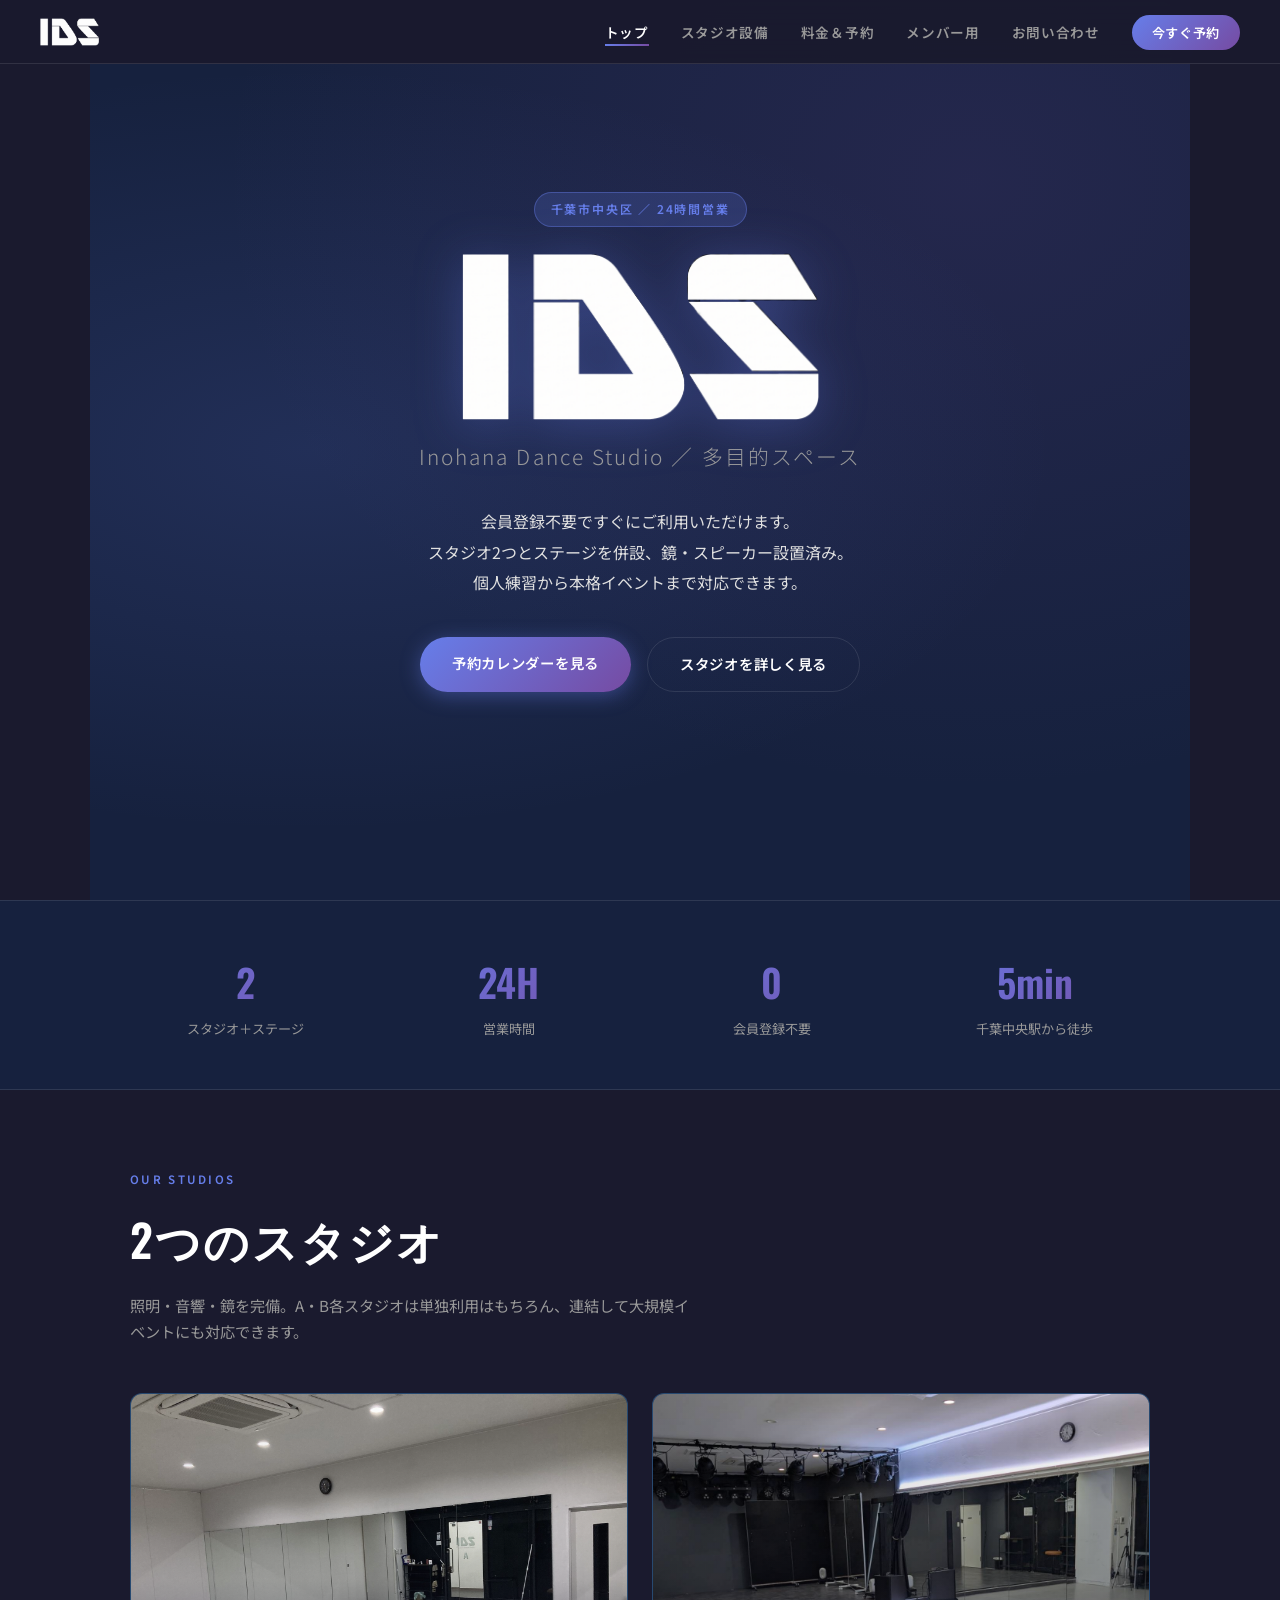
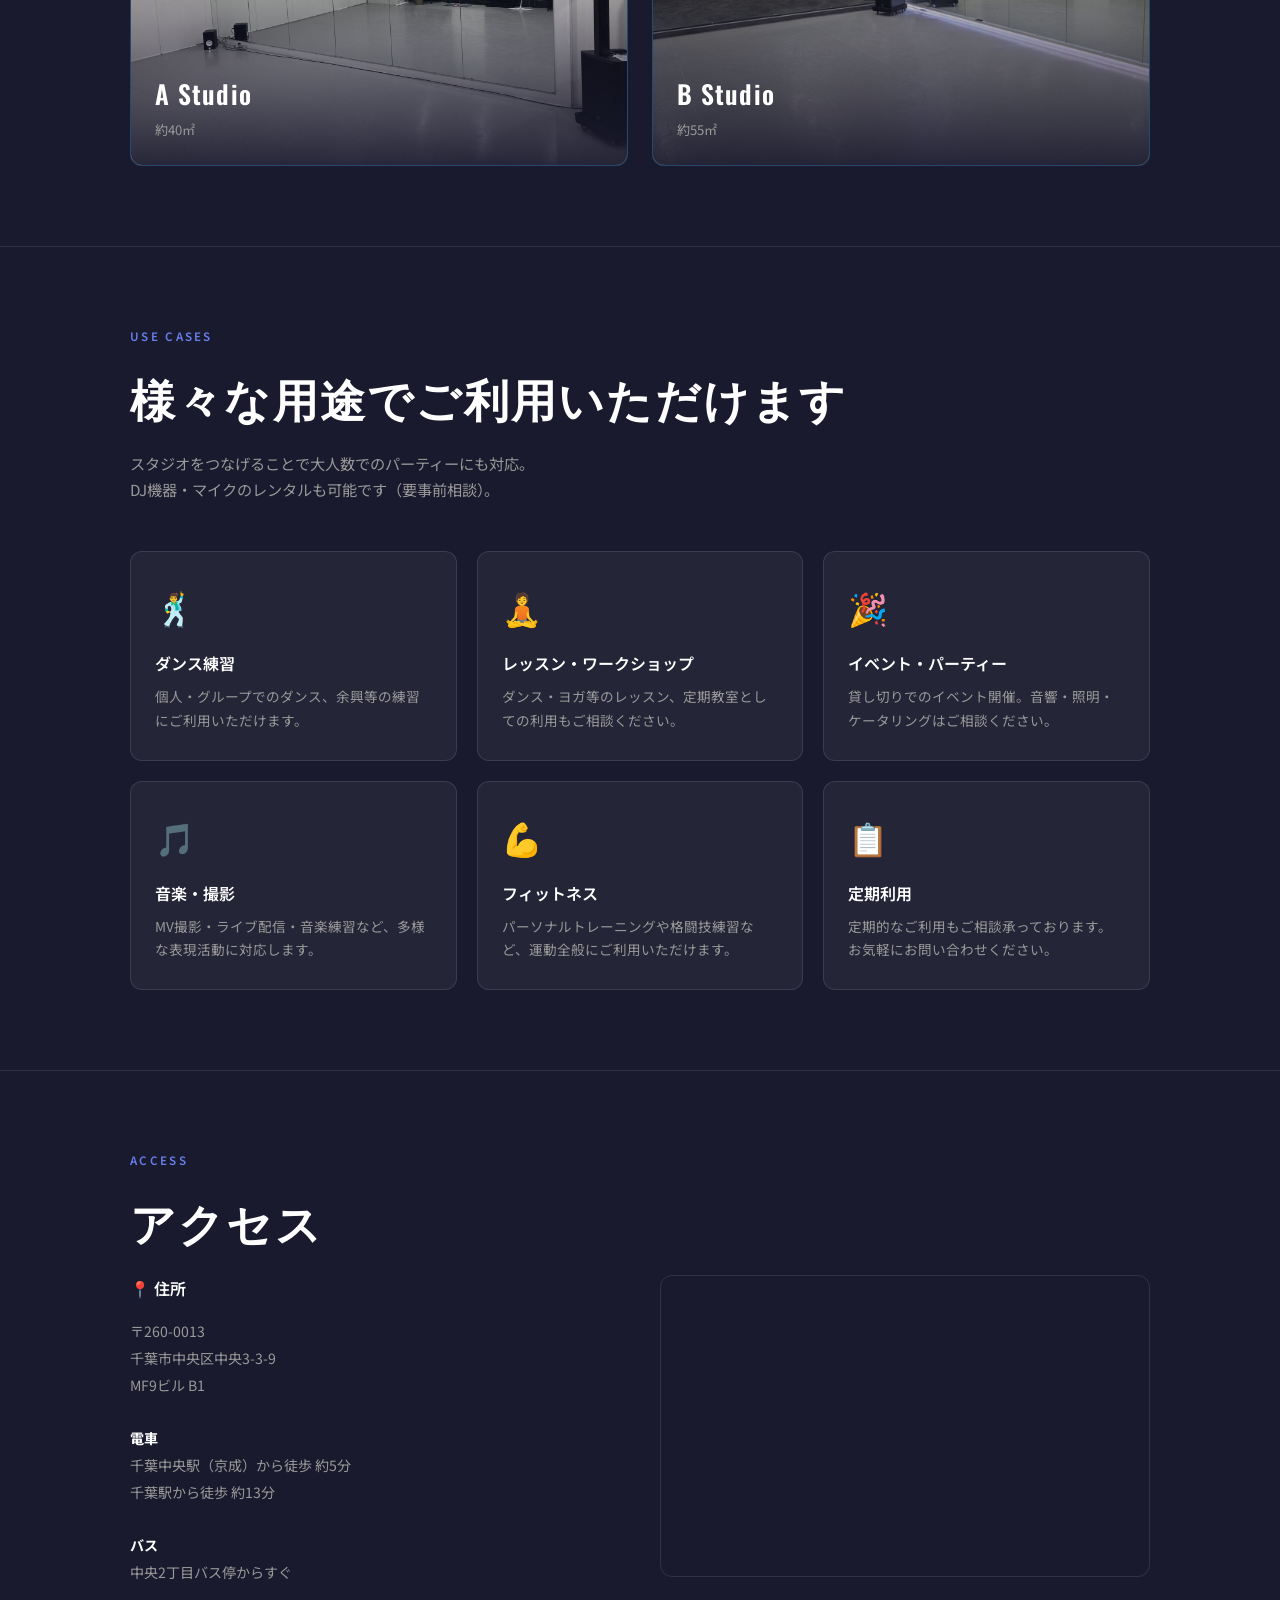
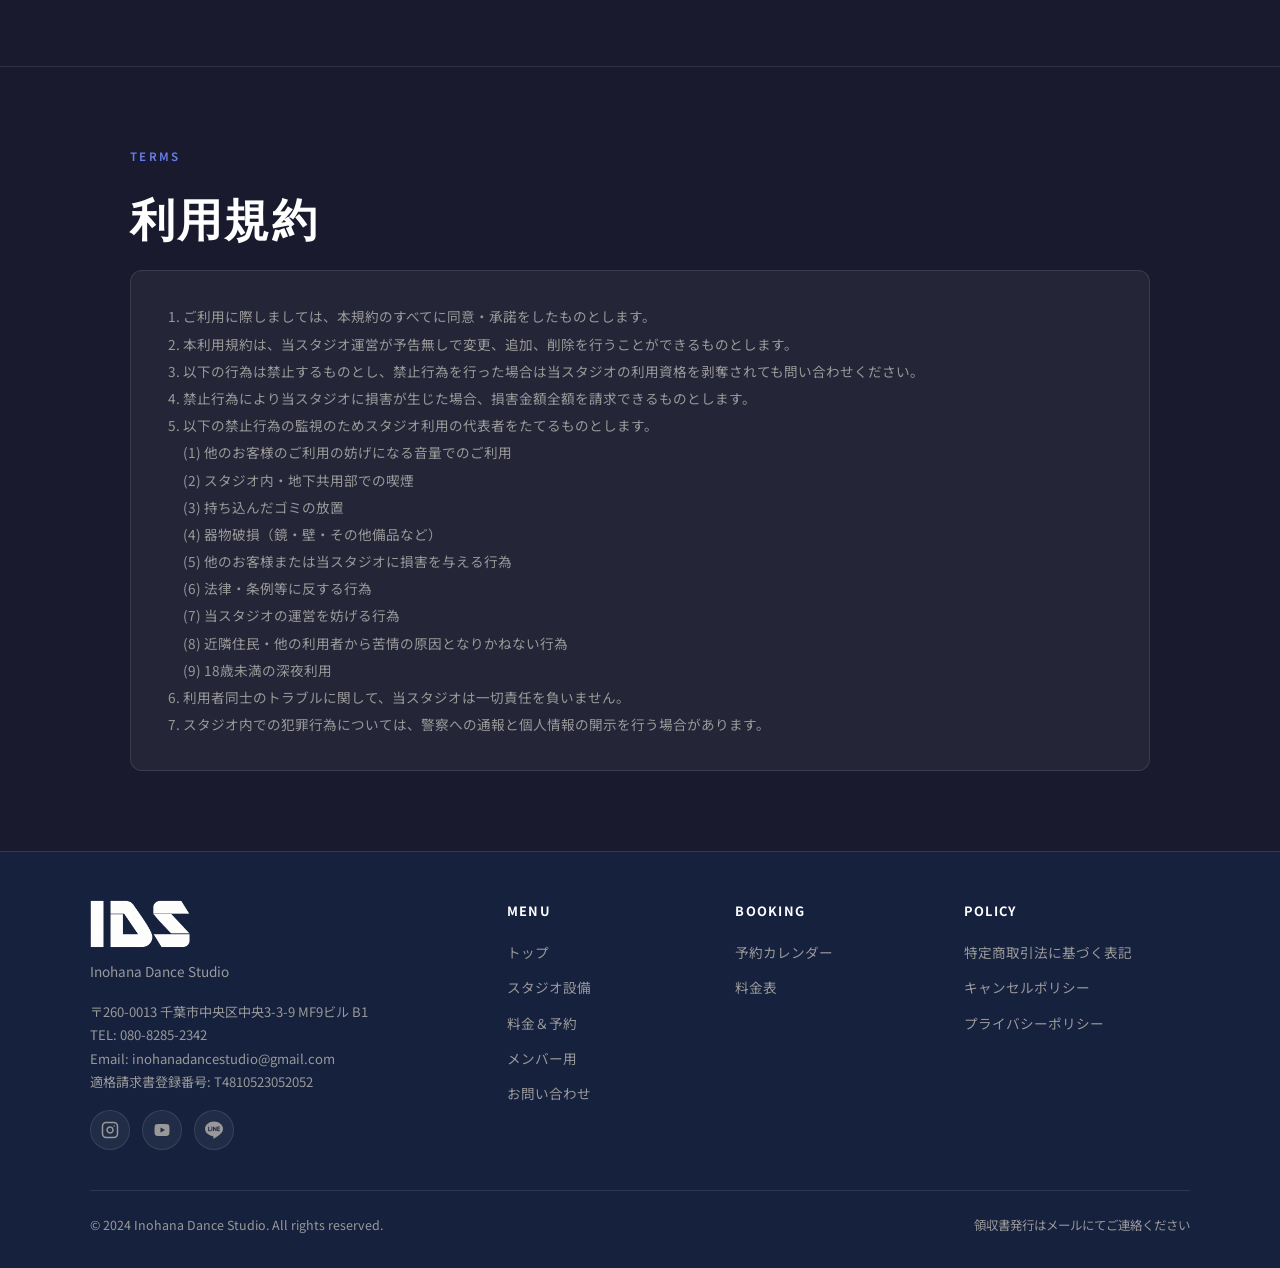
<file: index.html>
<!DOCTYPE html>
<html lang="ja">
<head>
  <meta charset="UTF-8">
  <meta name="viewport" content="width=device-width, initial-scale=1.0">
  <title>IDS - Inohana Dance Studio | 千葉市中央区</title>
  <meta name="description" content="千葉市中央区のダンス・多目的スタジオ。会員登録不要、24時間利用可能。2つのスタジオとステージを完備。">
  <link rel="stylesheet" href="style.css">
  <style>
    /* ---- TOP PAGE 専用 ---- */
    .uses-grid {
      display: grid;
      grid-template-columns: repeat(3, 1fr);
      gap: 20px;
      margin-top: 40px;
    }

    .use-card {
      background: var(--card-bg);
      border: 1px solid var(--border);
      border-radius: 12px;
      padding: 28px 24px;
      transition: border-color 0.2s, transform 0.2s;
    }

    .use-card:hover {
      border-color: rgba(102,126,234,0.5);
      transform: translateY(-3px);
    }

    .use-icon {
      font-size: 2rem;
      margin-bottom: 16px;
    }

    .use-card h3 {
      font-size: 1rem;
      font-weight: 600;
      color: var(--white);
      margin-bottom: 8px;
    }

    .use-card p {
      font-size: 0.85rem;
      color: var(--text-muted);
      line-height: 1.7;
    }

    /* features strip */
    .features-strip {
      background: var(--dark2);
      border-top: 1px solid var(--border);
      border-bottom: 1px solid var(--border);
    }

    .features-strip-inner {
      max-width: 1100px;
      margin: 0 auto;
      padding: 48px 40px;
      display: grid;
      grid-template-columns: repeat(4, 1fr);
      gap: 32px;
      text-align: center;
    }

    .feature-item .num {
      font-family: 'Oswald', sans-serif;
      font-size: 2.4rem;
      font-weight: 600;
      background: var(--gradient);
      -webkit-background-clip: text;
      -webkit-text-fill-color: transparent;
      background-clip: text;
    }

    .feature-item p {
      font-size: 0.82rem;
      color: var(--text-muted);
      margin-top: 4px;
    }

    /* access */
    .access-grid {
      display: grid;
      grid-template-columns: 1fr 1fr;
      gap: 40px;
      align-items: start;
    }

    .access-info { }

    .access-info h3 {
      font-size: 1rem;
      color: var(--white);
      margin-bottom: 16px;
      font-weight: 600;
    }

    .access-info p {
      font-size: 0.88rem;
      color: var(--text-muted);
      line-height: 1.9;
    }

    .map-frame {
      border-radius: 12px;
      overflow: hidden;
      border: 1px solid var(--border);
    }

    .map-frame iframe {
      display: block;
      width: 100%;
      height: 300px;
      border: none;
      filter: grayscale(30%) invert(5%);
    }

    /* ---- terms ---- */
    .terms-box {
      background: var(--card-bg);
      border: 1px solid var(--border);
      border-radius: 12px;
      padding: 32px;
    }

    .terms-box ol {
      padding-left: 20px;
      color: var(--text-muted);
      font-size: 0.85rem;
      line-height: 2;
    }

    @media (max-width: 768px) {
      .uses-grid { grid-template-columns: 1fr 1fr; gap: 14px; }
      .use-card { padding: 22px 18px; }
      .use-card h3 { font-size: 0.95rem; }
      .features-strip-inner { grid-template-columns: 1fr 1fr; padding: 36px 18px; gap: 20px; }
      .feature-item .num { font-size: 2rem; }
      .access-grid { grid-template-columns: 1fr; gap: 28px; }
      .access-info p { font-size: 0.85rem; }
      .map-frame iframe { height: 240px; }
      .terms-box { padding: 22px 18px; }
      .terms-box ol { padding-left: 18px; font-size: 0.82rem; }
    }

    @media (max-width: 480px) {
      .uses-grid { grid-template-columns: 1fr; }
      .feature-item .num { font-size: 1.7rem; }
    }
  </style>
</head>
<body>

<!-- ナビ -->
<nav>
  <a href="index.html" class="nav-logo">
    <img src="images/ids-logo.png" alt="IDS - Inohana Dance Studio" onerror="this.onerror=null;this.src='images/ids-logo.svg';">
  </a>
  <ul class="nav-links" id="navLinks">
    <li><a href="index.html" class="active">トップ</a></li>
    <li><a href="studio.html">スタジオ設備</a></li>
    <li><a href="pricing.html">料金＆予約</a></li>
    <li><a href="member.html">メンバー用</a></li>
    <li><a href="contact.html">お問い合わせ</a></li>
    <li><a href="https://ids-chiba.github.io/ids-booking/" class="nav-cta" target="_blank">今すぐ予約</a></li>
  </ul>
  <div class="nav-toggle" onclick="toggleNav()" id="navToggle">
    <span></span><span></span><span></span>
  </div>
</nav>

<!-- ヒーロー -->
<section class="hero">
  <div class="hero-bg"></div>
  <div class="hero-content">
    <div class="hero-badge">千葉市中央区 ／ 24時間営業</div>
    <div class="hero-logo">
      <img src="images/ids-logo.png" alt="IDS - Inohana Dance Studio" onerror="this.onerror=null;this.src='images/ids-logo.svg';">
    </div>
    <h2>Inohana Dance Studio ／ 多目的スペース</h2>
    <p>
      会員登録不要ですぐにご利用いただけます。<br>
      スタジオ2つとステージを併設、鏡・スピーカー設置済み。<br>
      個人練習から本格イベントまで対応できます。
    </p>
    <div class="hero-buttons">
      <a href="https://ids-chiba.github.io/ids-booking/" class="btn btn-primary" target="_blank">予約カレンダーを見る</a>
      <a href="studio.html" class="btn btn-outline">スタジオを詳しく見る</a>
    </div>
  </div>
</section>

<!-- 特徴strip -->
<div class="features-strip">
  <div class="features-strip-inner">
    <div class="feature-item">
      <div class="num">2</div>
      <p>スタジオ＋ステージ</p>
    </div>
    <div class="feature-item">
      <div class="num">24H</div>
      <p>営業時間</p>
    </div>
    <div class="feature-item">
      <div class="num">0</div>
      <p>会員登録不要</p>
    </div>
    <div class="feature-item">
      <div class="num">5min</div>
      <p>千葉中央駅から徒歩</p>
    </div>
  </div>
</div>

<!-- スタジオプレビュー -->
<section>
  <div class="section-label">OUR STUDIOS</div>
  <h2 class="section-title">2つのスタジオ</h2>
  <p class="section-desc">
    照明・音響・鏡を完備。A・B各スタジオは単独利用はもちろん、連結して大規模イベントにも対応できます。
  </p>
  <div class="studio-preview">
    <a href="studio.html" class="preview-card">
      <img src="images/a-studio/a-mirror-wide.jpg" alt="A Studio" loading="lazy">
      <div class="preview-overlay">
        <h3>A Studio</h3>
        <p>約40㎡</p>
      </div>
    </a>
    <a href="studio.html" class="preview-card">
      <img src="images/b-studio/b-to-c-1.jpg" alt="B Studio" loading="lazy">
      <div class="preview-overlay">
        <h3>B Studio</h3>
        <p>約55㎡</p>
      </div>
    </a>
  </div>
</section>

<hr class="divider">

<!-- 使用例 -->
<section>
  <div class="section-label">USE CASES</div>
  <h2 class="section-title">様々な用途でご利用いただけます</h2>
  <p class="section-desc">
    スタジオをつなげることで大人数でのパーティーにも対応。<br>
    DJ機器・マイクのレンタルも可能です（要事前相談）。
  </p>
  <div class="uses-grid">
    <div class="use-card">
      <div class="use-icon">🕺</div>
      <h3>ダンス練習</h3>
      <p>個人・グループでのダンス、余興等の練習にご利用いただけます。</p>
    </div>
    <div class="use-card">
      <div class="use-icon">🧘</div>
      <h3>レッスン・ワークショップ</h3>
      <p>ダンス・ヨガ等のレッスン、定期教室としての利用もご相談ください。</p>
    </div>
    <div class="use-card">
      <div class="use-icon">🎉</div>
      <h3>イベント・パーティー</h3>
      <p>貸し切りでのイベント開催。音響・照明・ケータリングはご相談ください。</p>
    </div>
    <div class="use-card">
      <div class="use-icon">🎵</div>
      <h3>音楽・撮影</h3>
      <p>MV撮影・ライブ配信・音楽練習など、多様な表現活動に対応します。</p>
    </div>
    <div class="use-card">
      <div class="use-icon">💪</div>
      <h3>フィットネス</h3>
      <p>パーソナルトレーニングや格闘技練習など、運動全般にご利用いただけます。</p>
    </div>
    <div class="use-card">
      <div class="use-icon">📋</div>
      <h3>定期利用</h3>
      <p>定期的なご利用もご相談承っております。お気軽にお問い合わせください。</p>
    </div>
  </div>
</section>

<hr class="divider">

<!-- アクセス -->
<section>
  <div class="section-label">ACCESS</div>
  <h2 class="section-title">アクセス</h2>
  <div class="access-grid">
    <div class="access-info">
      <h3>📍 住所</h3>
      <p>
        〒260-0013<br>
        千葉市中央区中央3-3-9<br>
        MF9ビル B1<br><br>
        <strong style="color:var(--white)">電車</strong><br>
        千葉中央駅（京成）から徒歩 約5分<br>
        千葉駅から徒歩 約13分<br><br>
        <strong style="color:var(--white)">バス</strong><br>
        中央2丁目バス停からすぐ
      </p>
    </div>
    <div class="map-frame">
      <iframe
        src="https://www.google.com/maps/embed?pb=!1m18!1m12!1m3!1d810!2d140.12118!3d35.60850!2m3!1f0!2f0!3f0!3m2!1i1024!2i768!4f13.1!3m3!1m2!1s0x60228d7c3c7b0001%3A0xabc!2sMF9%E3%83%93%E3%83%ABIDS!5e0!3m2!1sja!2sjp!4v1716700000000"
        allowfullscreen loading="lazy">
      </iframe>
    </div>
  </div>
</section>

<hr class="divider">

<!-- 利用規約 -->
<section>
  <div class="section-label">TERMS</div>
  <h2 class="section-title">利用規約</h2>
  <div class="terms-box">
    <ol>
      <li>ご利用に際しましては、本規約のすべてに同意・承諾をしたものとします。</li>
      <li>本利用規約は、当スタジオ運営が予告無しで変更、追加、削除を行うことができるものとします。</li>
      <li>以下の行為は禁止するものとし、禁止行為を行った場合は当スタジオの利用資格を剥奪されても問い合わせください。</li>
      <li>禁止行為により当スタジオに損害が生じた場合、損害金額全額を請求できるものとします。</li>
      <li>
        以下の禁止行為の監視のためスタジオ利用の代表者をたてるものとします。<br>
        (1) 他のお客様のご利用の妨げになる音量でのご利用<br>
        (2) スタジオ内・地下共用部での喫煙<br>
        (3) 持ち込んだゴミの放置<br>
        (4) 器物破損（鏡・壁・その他備品など）<br>
        (5) 他のお客様または当スタジオに損害を与える行為<br>
        (6) 法律・条例等に反する行為<br>
        (7) 当スタジオの運営を妨げる行為<br>
        (8) 近隣住民・他の利用者から苦情の原因となりかねない行為<br>
        (9) 18歳未満の深夜利用
      </li>
      <li>利用者同士のトラブルに関して、当スタジオは一切責任を負いません。</li>
      <li>スタジオ内での犯罪行為については、警察への通報と個人情報の開示を行う場合があります。</li>
    </ol>
  </div>
</section>

<!-- フッター -->
<footer>
  <div class="footer-inner">
    <div class="footer-top">
      <div>
        <div class="footer-brand">
          <img src="images/ids-logo.png" alt="IDS - Inohana Dance Studio" onerror="this.onerror=null;this.src='images/ids-logo.svg';">
        </div>
        <div class="footer-tagline">Inohana Dance Studio</div>
        <div class="footer-contact">
          <p>
            〒260-0013 千葉市中央区中央3-3-9 MF9ビル B1<br>
            TEL: 080-8285-2342<br>
            Email: inohanadancestudio@gmail.com<br>
            適格請求書登録番号: T4810523052052
          </p>
        </div>
        <div class="footer-social">
          <a href="https://www.instagram.com/inohanadancestudio/" target="_blank" rel="noopener" class="sns-instagram" aria-label="Instagram" title="Instagram"><svg viewBox="0 0 24 24" fill="none" stroke="currentColor" stroke-width="2" stroke-linecap="round" stroke-linejoin="round"><rect x="2" y="2" width="20" height="20" rx="5" ry="5"></rect><path d="M16 11.37A4 4 0 1 1 12.63 8 4 4 0 0 1 16 11.37z"></path><line x1="17.5" y1="6.5" x2="17.51" y2="6.5"></line></svg></a>
          <a href="https://www.youtube.com/channel/UCTRGmddTqgpImInmABto48A" target="_blank" rel="noopener" class="sns-youtube" aria-label="YouTube" title="YouTube"><svg viewBox="0 0 24 24" fill="currentColor"><path d="M21.582 6.186a2.506 2.506 0 0 0-1.768-1.768C18.254 4 12 4 12 4s-6.254 0-7.814.418A2.506 2.506 0 0 0 2.418 6.186C2 7.746 2 12 2 12s0 4.254.418 5.814a2.506 2.506 0 0 0 1.768 1.768C5.746 20 12 20 12 20s6.254 0 7.814-.418a2.506 2.506 0 0 0 1.768-1.768C22 16.254 22 12 22 12s0-4.254-.418-5.814zM10 15.464V8.536L16 12l-6 3.464z"/></svg></a>
          <a href="https://lin.ee/RHJMw89" target="_blank" rel="noopener" class="sns-line" aria-label="LINE" title="LINE"><svg viewBox="0 0 24 24" fill="currentColor"><path d="M19.365 9.863c.349 0 .63.285.63.631 0 .345-.281.63-.63.63H17.61v1.125h1.755c.349 0 .63.283.63.63 0 .344-.281.629-.63.629h-2.386c-.345 0-.627-.285-.627-.629V8.108c0-.345.282-.63.63-.63h2.386c.346 0 .627.285.627.63 0 .349-.281.63-.63.63H17.61v1.125h1.755zm-3.855 3.016c0 .27-.174.51-.432.596-.064.021-.133.031-.199.031-.211 0-.391-.09-.51-.25l-2.443-3.317v2.94c0 .344-.279.629-.631.629-.346 0-.626-.285-.626-.629V8.108c0-.27.173-.51.43-.595.06-.023.136-.033.194-.033.195 0 .375.104.495.254l2.462 3.33V8.108c0-.345.282-.63.63-.63.345 0 .63.285.63.63v4.771zm-5.741 0c0 .344-.282.629-.631.629-.345 0-.627-.285-.627-.629V8.108c0-.345.282-.63.63-.63.346 0 .628.285.628.63v4.771zm-2.466.629H4.917c-.345 0-.63-.285-.63-.629V8.108c0-.345.285-.63.63-.63.348 0 .63.285.63.63v4.141h1.756c.348 0 .629.283.629.63 0 .344-.282.629-.629.629M24 10.314C24 4.943 18.615.572 12 .572S0 4.943 0 10.314c0 4.811 4.27 8.842 10.035 9.608.391.082.923.258 1.058.59.12.301.079.766.038 1.08l-.164 1.02c-.045.301-.24 1.186 1.049.645 1.291-.539 6.916-4.078 9.436-6.975C23.176 14.393 24 12.458 24 10.314"/></svg></a>
        </div>
      </div>
      <div class="footer-nav">
        <h4>MENU</h4>
        <ul>
          <li><a href="index.html">トップ</a></li>
          <li><a href="studio.html">スタジオ設備</a></li>
          <li><a href="pricing.html">料金＆予約</a></li>
          <li><a href="member.html">メンバー用</a></li>
          <li><a href="contact.html">お問い合わせ</a></li>
        </ul>
      </div>
      <div class="footer-nav">
        <h4>BOOKING</h4>
        <ul>
          <li><a href="https://ids-chiba.github.io/ids-booking/" target="_blank">予約カレンダー</a></li>
          <li><a href="pricing.html">料金表</a></li>
        </ul>
      </div>
      <div class="footer-nav">
        <h4>POLICY</h4>
        <ul>
          <li><a href="tokushoho.html">特定商取引法に基づく表記</a></li>
          <li><a href="cancel-policy.html">キャンセルポリシー</a></li>
          <li><a href="privacy.html">プライバシーポリシー</a></li>
        </ul>
      </div>
    </div>
    <div class="footer-bottom">
      <p>© 2024 Inohana Dance Studio. All rights reserved.</p>
      <p>領収書発行はメールにてご連絡ください</p>
    </div>
  </div>
</footer>

<script>
  function toggleNav() {
    document.getElementById('navLinks').classList.toggle('open');
  }
</script>
</body>
</html>
</file>
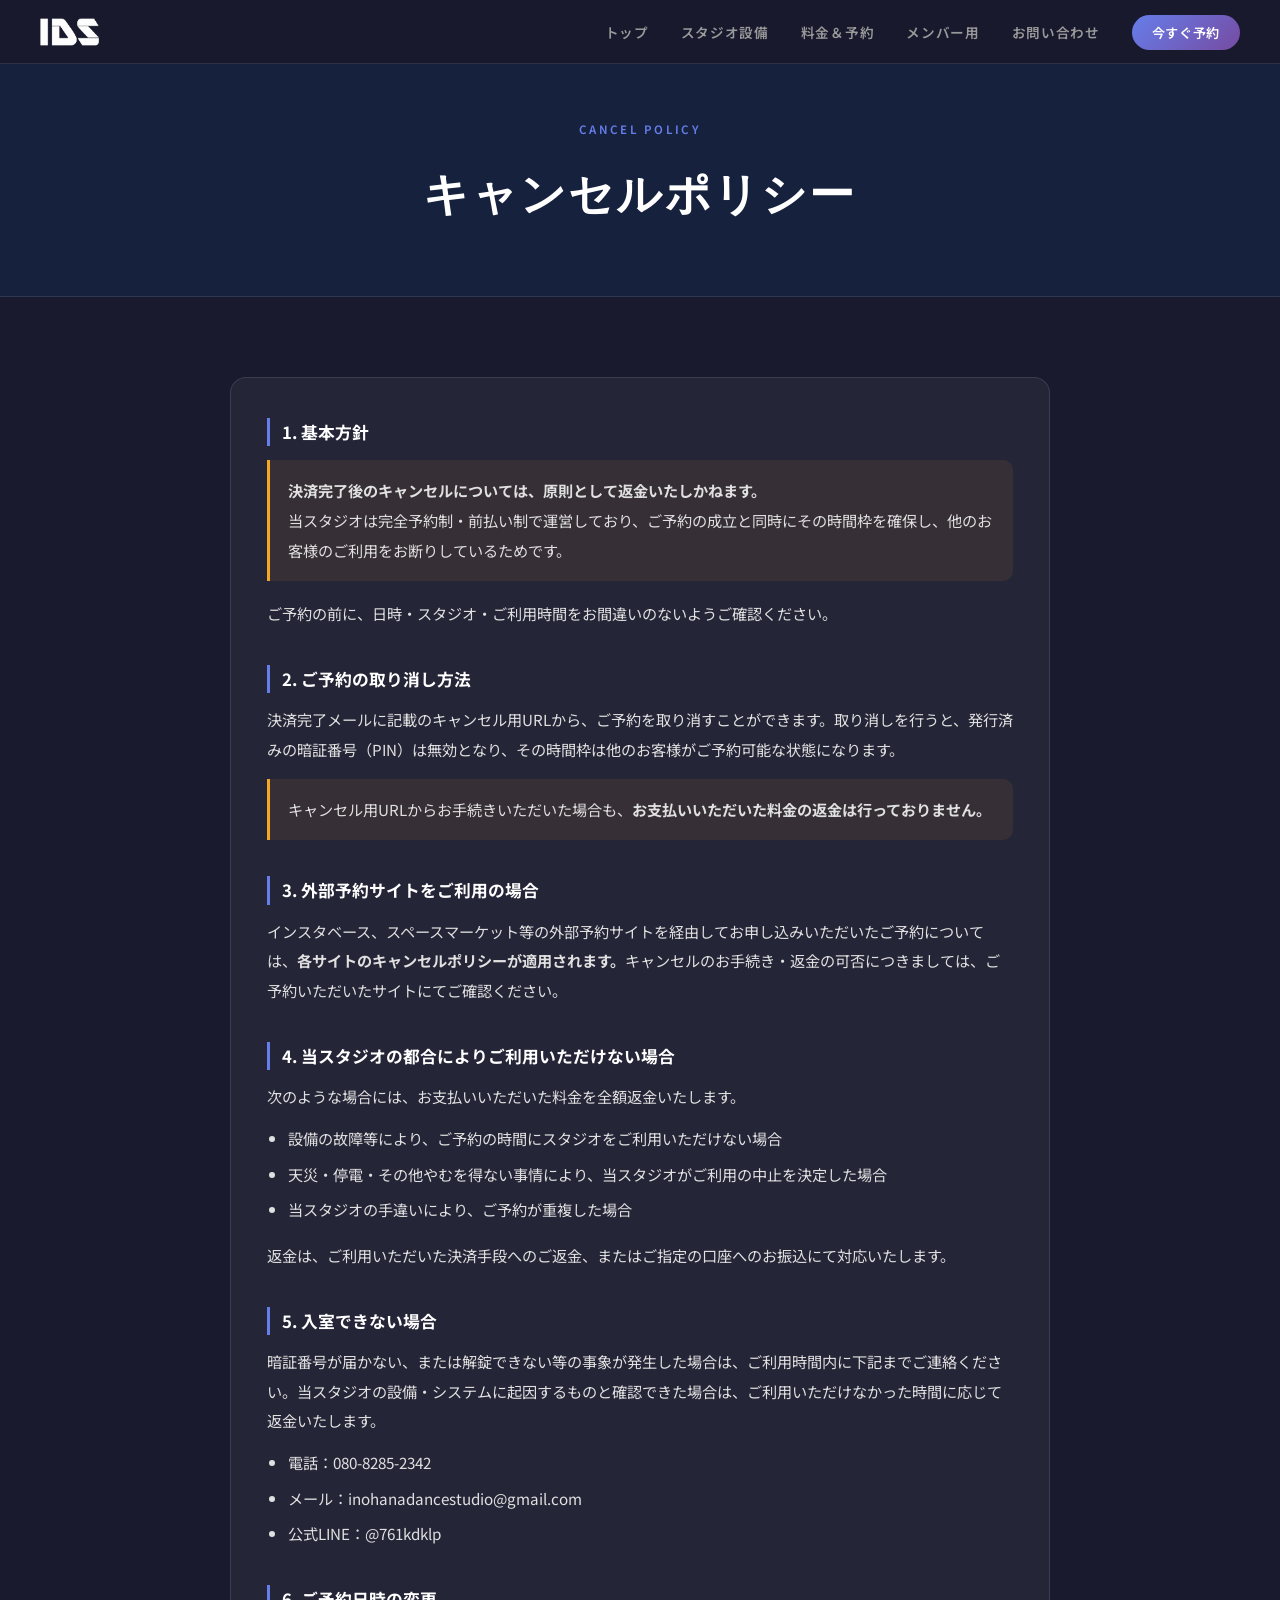
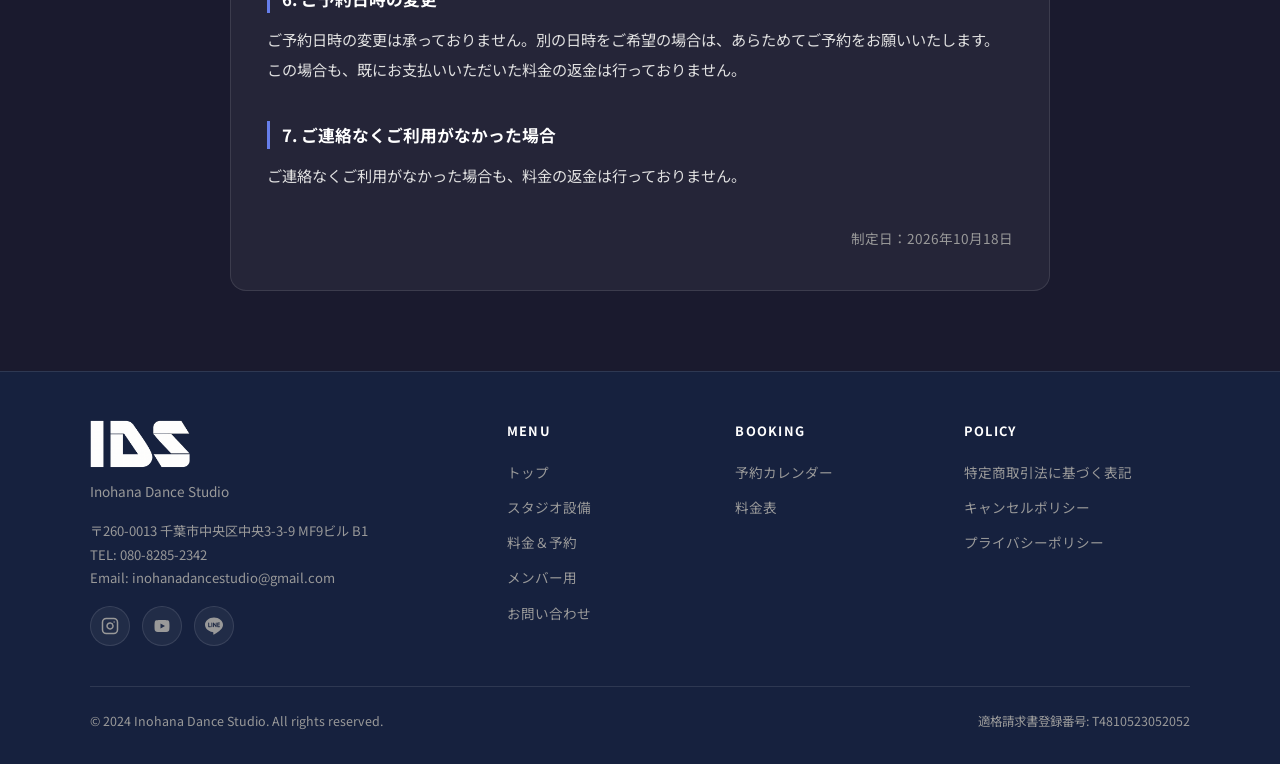
<file: cancel-policy.html>
<!DOCTYPE html>
<html lang="ja">
<head>
  <meta charset="UTF-8">
  <meta name="viewport" content="width=device-width, initial-scale=1.0">
  <title>キャンセルポリシー | IDS - Inohana Dance Studio</title>
  <meta name="description" content="Inohana Dance Studio（IDS）のキャンセルポリシーです。">
  <link rel="stylesheet" href="style.css">
  <style>
    .policy-wrap { max-width: 820px; margin: 0 auto; }
    .policy-card { background: var(--card-bg); border: 1px solid var(--border); border-radius: 16px; padding: 40px 36px; }
    .policy-card h2 { font-size: 1.05rem; color: var(--white); margin: 36px 0 12px; padding-left: 12px; border-left: 3px solid var(--primary); }
    .policy-card h2:first-child { margin-top: 0; }
    .policy-card p, .policy-card li { color: var(--text); line-height: 1.95; font-size: 0.95rem; }
    .policy-card p { margin-bottom: 12px; }
    .policy-card ul { margin: 0 0 16px 1.3em; }
    .policy-card li { margin-bottom: 6px; }
    .policy-card a { color: var(--primary); }
    .policy-table { width: 100%; border-collapse: collapse; }
    .policy-table th, .policy-table td { padding: 16px 14px; border-bottom: 1px solid var(--border); text-align: left; vertical-align: top; font-size: 0.95rem; line-height: 1.85; }
    .policy-table th { width: 32%; color: var(--white); font-weight: 600; background: rgba(102,126,234,0.08); }
    .policy-table td { color: var(--text); }
    .policy-note { font-size: 0.86rem; color: var(--text-muted); margin-top: 6px; }
    .policy-highlight { background: rgba(245,166,35,0.08); border-left: 3px solid var(--accent); border-radius: 0 10px 10px 0; padding: 16px 18px; margin: 14px 0 18px; }
    .policy-highlight p { margin-bottom: 0; }
    .policy-updated { text-align: right; color: var(--text-muted); font-size: 0.85rem; margin-top: 36px; }
    @media (max-width: 640px) {
      .policy-card { padding: 28px 20px; }
      .policy-table th, .policy-table td { display: block; width: 100%; }
      .policy-table th { background: none; color: var(--primary); padding-bottom: 2px; border-bottom: none; }
      .policy-table td { padding-top: 4px; }
    }
  </style>
</head>
<body>

<nav>
  <a href="index.html" class="nav-logo"><img src="images/ids-logo.png" alt="IDS - Inohana Dance Studio" onerror="this.onerror=null;this.src=&apos;images/ids-logo.svg&apos;;"></a>
  <ul class="nav-links" id="navLinks">
    <li><a href="index.html">トップ</a></li>
    <li><a href="studio.html">スタジオ設備</a></li>
    <li><a href="pricing.html">料金＆予約</a></li>
    <li><a href="member.html">メンバー用</a></li>
    <li><a href="contact.html">お問い合わせ</a></li>
    <li><a href="https://ids-chiba.github.io/ids-booking/" class="nav-cta" target="_blank">今すぐ予約</a></li>
  </ul>
  <div class="nav-toggle" onclick="toggleNav()">
    <span></span><span></span><span></span>
  </div>
</nav>

<div class="page-hero">
    <div class="section-label">CANCEL POLICY</div>
    <h1 class="section-title">キャンセルポリシー</h1>
  </div>

<section>
    <div class="policy-wrap">
      <div class="policy-card">

        <h2>1. 基本方針</h2>
        <div class="policy-highlight"><p><strong>決済完了後のキャンセルについては、原則として返金いたしかねます。</strong><br>当スタジオは完全予約制・前払い制で運営しており、ご予約の成立と同時にその時間枠を確保し、他のお客様のご利用をお断りしているためです。</p></div>
        <p>ご予約の前に、日時・スタジオ・ご利用時間をお間違いのないようご確認ください。</p>
        <h2>2. ご予約の取り消し方法</h2>
        <p>決済完了メールに記載のキャンセル用URLから、ご予約を取り消すことができます。取り消しを行うと、発行済みの暗証番号（PIN）は無効となり、その時間枠は他のお客様がご予約可能な状態になります。</p>
        <div class="policy-highlight"><p>キャンセル用URLからお手続きいただいた場合も、<strong>お支払いいただいた料金の返金は行っておりません。</strong></p></div>
        <h2>3. 外部予約サイトをご利用の場合</h2>
        <p>インスタベース、スペースマーケット等の外部予約サイトを経由してお申し込みいただいたご予約については、<strong>各サイトのキャンセルポリシーが適用されます。</strong>キャンセルのお手続き・返金の可否につきましては、ご予約いただいたサイトにてご確認ください。</p>
        <h2>4. 当スタジオの都合によりご利用いただけない場合</h2>
        <p>次のような場合には、お支払いいただいた料金を全額返金いたします。</p>
        <ul>
          <li>設備の故障等により、ご予約の時間にスタジオをご利用いただけない場合</li>
          <li>天災・停電・その他やむを得ない事情により、当スタジオがご利用の中止を決定した場合</li>
          <li>当スタジオの手違いにより、ご予約が重複した場合</li>
        </ul>
        <p>返金は、ご利用いただいた決済手段へのご返金、またはご指定の口座へのお振込にて対応いたします。</p>
        <h2>5. 入室できない場合</h2>
        <p>暗証番号が届かない、または解錠できない等の事象が発生した場合は、ご利用時間内に下記までご連絡ください。当スタジオの設備・システムに起因するものと確認できた場合は、ご利用いただけなかった時間に応じて返金いたします。</p>
        <ul>
          <li>電話：080-8285-2342</li>
          <li>メール：inohanadancestudio@gmail.com</li>
          <li>公式LINE：@761kdklp</li>
        </ul>
        <h2>6. ご予約日時の変更</h2>
        <p>ご予約日時の変更は承っておりません。別の日時をご希望の場合は、あらためてご予約をお願いいたします。この場合も、既にお支払いいただいた料金の返金は行っておりません。</p>
        <h2>7. ご連絡なくご利用がなかった場合</h2>
        <p>ご連絡なくご利用がなかった場合も、料金の返金は行っておりません。</p>
        <div class="policy-updated">制定日：2026年10月18日</div>
      </div>
    </div>
  </section>

<footer>
  <div class="footer-inner">
    <div class="footer-top">
      <div>
        <div class="footer-brand"><img src="images/ids-logo.png" alt="IDS - Inohana Dance Studio" onerror="this.onerror=null;this.src=&apos;images/ids-logo.svg&apos;;"></div>
        <div class="footer-tagline">Inohana Dance Studio</div>
        <div class="footer-contact">
          <p>
            〒260-0013 千葉市中央区中央3-3-9 MF9ビル B1<br>
            TEL: 080-8285-2342<br>
            Email: inohanadancestudio@gmail.com
          </p>
        </div>
        <div class="footer-social">
          <a href="https://www.instagram.com/inohanadancestudio/" target="_blank" rel="noopener" class="sns-instagram" aria-label="Instagram" title="Instagram"><svg viewBox="0 0 24 24" fill="none" stroke="currentColor" stroke-width="2" stroke-linecap="round" stroke-linejoin="round"><rect x="2" y="2" width="20" height="20" rx="5" ry="5"></rect><path d="M16 11.37A4 4 0 1 1 12.63 8 4 4 0 0 1 16 11.37z"></path><line x1="17.5" y1="6.5" x2="17.51" y2="6.5"></line></svg></a>
          <a href="https://www.youtube.com/channel/UCTRGmddTqgpImInmABto48A" target="_blank" rel="noopener" class="sns-youtube" aria-label="YouTube" title="YouTube"><svg viewBox="0 0 24 24" fill="currentColor"><path d="M21.582 6.186a2.506 2.506 0 0 0-1.768-1.768C18.254 4 12 4 12 4s-6.254 0-7.814.418A2.506 2.506 0 0 0 2.418 6.186C2 7.746 2 12 2 12s0 4.254.418 5.814a2.506 2.506 0 0 0 1.768 1.768C5.746 20 12 20 12 20s6.254 0 7.814-.418a2.506 2.506 0 0 0 1.768-1.768C22 16.254 22 12 22 12s0-4.254-.418-5.814zM10 15.464V8.536L16 12l-6 3.464z"/></svg></a>
          <a href="https://lin.ee/RHJMw89" target="_blank" rel="noopener" class="sns-line" aria-label="LINE" title="LINE"><svg viewBox="0 0 24 24" fill="currentColor"><path d="M19.365 9.863c.349 0 .63.285.63.631 0 .345-.281.63-.63.63H17.61v1.125h1.755c.349 0 .63.283.63.63 0 .344-.281.629-.63.629h-2.386c-.345 0-.627-.285-.627-.629V8.108c0-.345.282-.63.63-.63h2.386c.346 0 .627.285.627.63 0 .349-.281.63-.63.63H17.61v1.125h1.755zm-3.855 3.016c0 .27-.174.51-.432.596-.064.021-.133.031-.199.031-.211 0-.391-.09-.51-.25l-2.443-3.317v2.94c0 .344-.279.629-.631.629-.346 0-.626-.285-.626-.629V8.108c0-.27.173-.51.43-.595.06-.023.136-.033.194-.033.195 0 .375.104.495.254l2.462 3.33V8.108c0-.345.282-.63.63-.63.345 0 .63.285.63.63v4.771zm-5.741 0c0 .344-.282.629-.631.629-.345 0-.627-.285-.627-.629V8.108c0-.345.282-.63.63-.63.346 0 .628.285.628.63v4.771zm-2.466.629H4.917c-.345 0-.63-.285-.63-.629V8.108c0-.345.285-.63.63-.63.348 0 .63.285.63.63v4.141h1.756c.348 0 .629.283.629.63 0 .344-.282.629-.629.629M24 10.314C24 4.943 18.615.572 12 .572S0 4.943 0 10.314c0 4.811 4.27 8.842 10.035 9.608.391.082.923.258 1.058.59.12.301.079.766.038 1.08l-.164 1.02c-.045.301-.24 1.186 1.049.645 1.291-.539 6.916-4.078 9.436-6.975C23.176 14.393 24 12.458 24 10.314"/></svg></a>
        </div>
      </div>
      <div class="footer-nav">
        <h4>MENU</h4>
        <ul>
          <li><a href="index.html">トップ</a></li>
          <li><a href="studio.html">スタジオ設備</a></li>
          <li><a href="pricing.html">料金＆予約</a></li>
          <li><a href="member.html">メンバー用</a></li>
          <li><a href="contact.html">お問い合わせ</a></li>
        </ul>
      </div>
      <div class="footer-nav">
        <h4>BOOKING</h4>
        <ul>
          <li><a href="https://ids-chiba.github.io/ids-booking/" target="_blank">予約カレンダー</a></li>
          <li><a href="pricing.html">料金表</a></li>
        </ul>
      </div>
      <div class="footer-nav">
        <h4>POLICY</h4>
        <ul>
          <li><a href="tokushoho.html">特定商取引法に基づく表記</a></li>
          <li><a href="cancel-policy.html">キャンセルポリシー</a></li>
          <li><a href="privacy.html">プライバシーポリシー</a></li>
        </ul>
      </div>
    </div>
    <div class="footer-bottom">
      <p>© 2024 Inohana Dance Studio. All rights reserved.</p>
      <p>適格請求書登録番号: T4810523052052</p>
    </div>
  </div>
</footer>

<script>
  function toggleNav() {
    document.getElementById('navLinks').classList.toggle('open');
  }

  function toggleFaq(el) {
    el.parentElement.classList.toggle('open');
  }
</script>
</body>
</html>
</file>
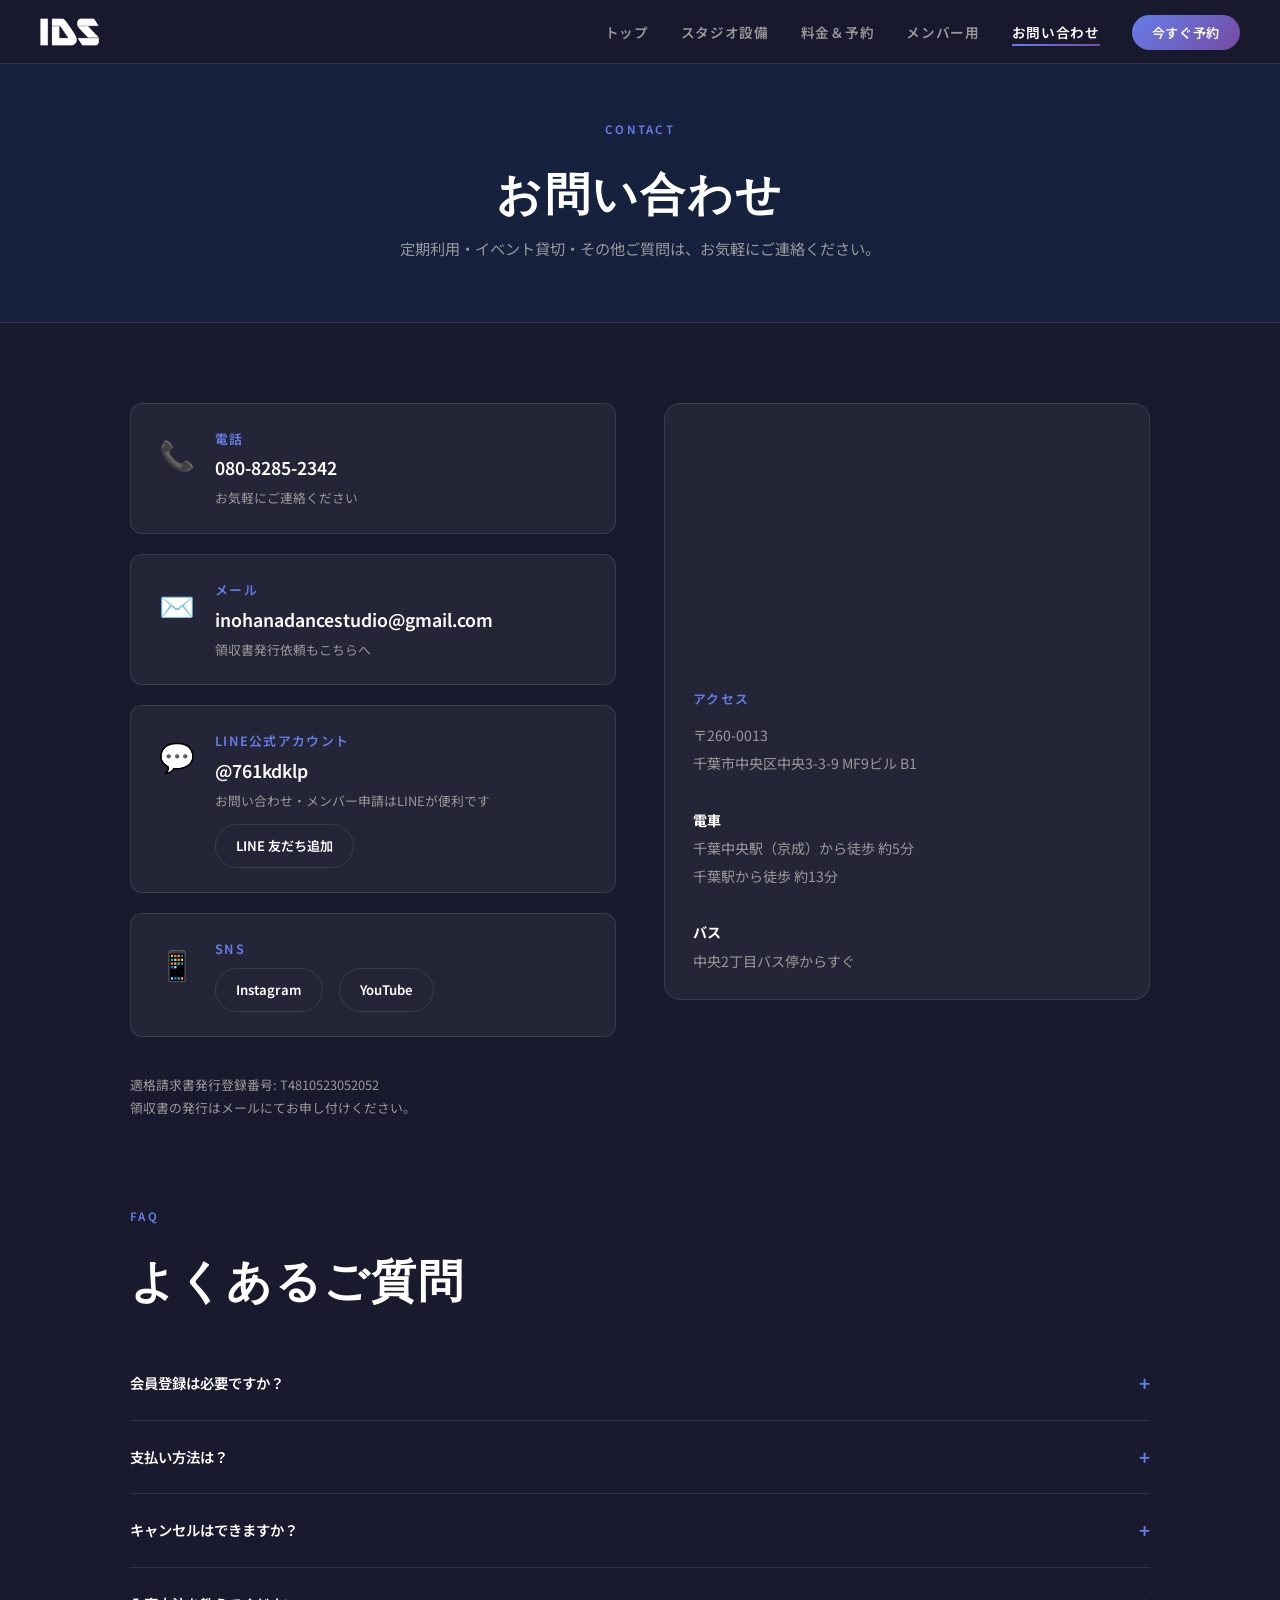
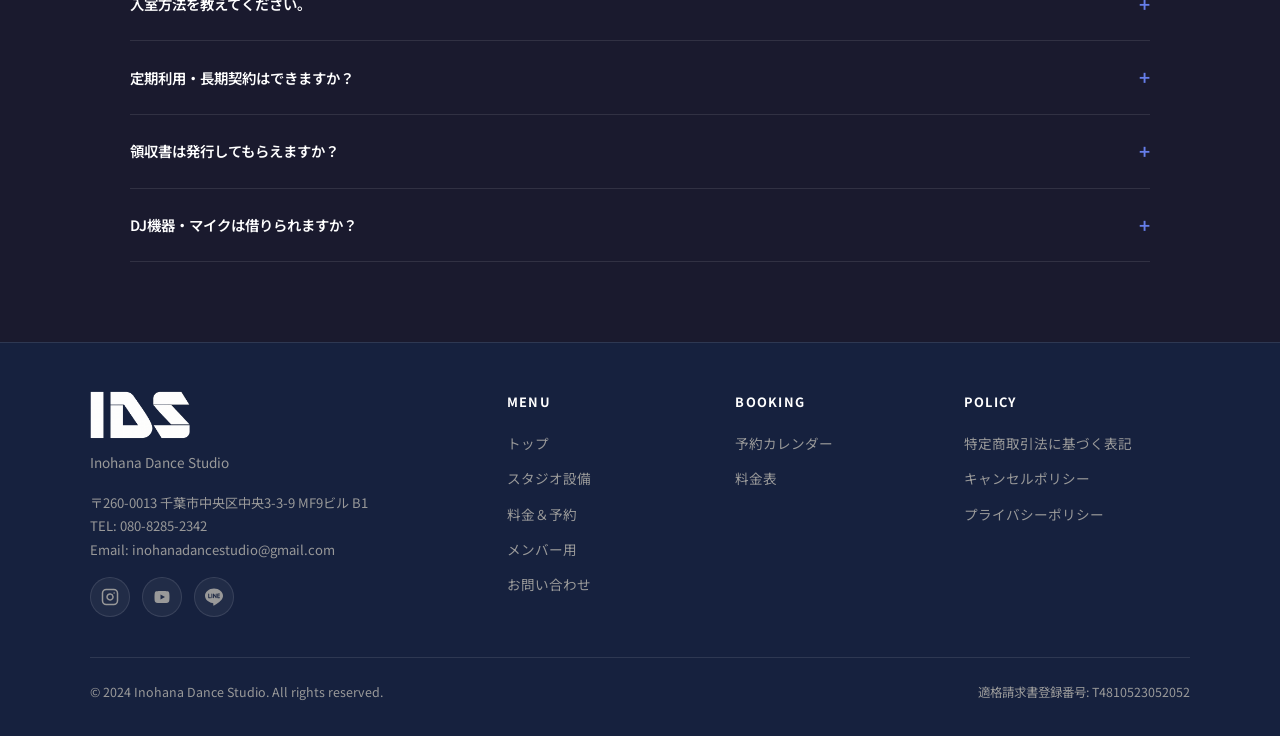
<file: contact.html>
<!DOCTYPE html>
<html lang="ja">
<head>
  <meta charset="UTF-8">
  <meta name="viewport" content="width=device-width, initial-scale=1.0">
  <title>お問い合わせ - IDS Inohana Dance Studio</title>
  <meta name="description" content="IDSへのお問い合わせ。電話・メール・LINE公式アカウントにてお気軽にご連絡ください。">
  <link rel="stylesheet" href="style.css">
  <style>
    .contact-grid {
      display: grid;
      grid-template-columns: 1fr 1fr;
      gap: 48px;
      align-items: start;
    }

    .contact-methods { }

    .contact-method {
      background: var(--card-bg);
      border: 1px solid var(--border);
      border-radius: 12px;
      padding: 24px 28px;
      margin-bottom: 20px;
      display: flex;
      align-items: flex-start;
      gap: 20px;
      transition: border-color 0.2s;
    }

    .contact-method:hover { border-color: rgba(102,126,234,0.4); }

    .contact-method .icon {
      font-size: 1.8rem;
      flex-shrink: 0;
      margin-top: 2px;
    }

    .contact-method h3 {
      font-size: 0.8rem;
      letter-spacing: 0.1em;
      color: var(--primary);
      font-weight: 600;
      text-transform: uppercase;
      margin-bottom: 4px;
    }

    .contact-method .value {
      font-size: 1.1rem;
      color: var(--white);
      font-weight: 600;
      margin-bottom: 4px;
    }

    .contact-method p {
      font-size: 0.8rem;
      color: var(--text-muted);
    }

    .contact-method a {
      color: var(--white);
      text-decoration: none;
    }

    .contact-method a:hover { color: var(--primary); }

    /* SNS */
    .sns-row {
      display: flex;
      gap: 16px;
      margin-top: 8px;
      flex-wrap: wrap;
    }

    .sns-btn {
      display: inline-flex;
      align-items: center;
      gap: 8px;
      padding: 10px 20px;
      border-radius: 999px;
      font-size: 0.82rem;
      font-weight: 600;
      text-decoration: none;
      border: 1px solid var(--border);
      color: var(--text);
      transition: all 0.2s;
    }

    .sns-btn:hover {
      border-color: var(--primary);
      color: var(--primary);
    }

    /* map + info */
    .location-card {
      background: var(--card-bg);
      border: 1px solid var(--border);
      border-radius: 16px;
      overflow: hidden;
    }

    .location-card iframe {
      display: block;
      width: 100%;
      height: 260px;
      border: none;
    }

    .location-info {
      padding: 24px 28px;
    }

    .location-info h3 {
      font-size: 0.8rem;
      color: var(--primary);
      letter-spacing: 0.1em;
      text-transform: uppercase;
      margin-bottom: 12px;
      font-weight: 600;
    }

    .location-info p {
      font-size: 0.88rem;
      color: var(--text-muted);
      line-height: 2;
    }

    .location-info strong { color: var(--white); }

    /* FAQ */
    .faq-item {
      border-bottom: 1px solid var(--border);
      padding: 20px 0;
    }

    .faq-q {
      font-size: 0.9rem;
      color: var(--white);
      font-weight: 600;
      cursor: pointer;
      display: flex;
      justify-content: space-between;
      align-items: center;
      gap: 16px;
    }

    .faq-q::after {
      content: '+';
      font-size: 1.2rem;
      color: var(--primary);
      flex-shrink: 0;
      transition: transform 0.2s;
    }

    .faq-item.open .faq-q::after {
      transform: rotate(45deg);
    }

    .faq-a {
      display: none;
      font-size: 0.85rem;
      color: var(--text-muted);
      line-height: 1.8;
      padding-top: 14px;
    }

    .faq-item.open .faq-a { display: block; }

    @media (max-width: 768px) {
      .contact-grid { grid-template-columns: 1fr; gap: 32px; }
      .contact-method { padding: 18px 20px; gap: 16px; }
      .contact-method .icon { font-size: 1.5rem; }
      .contact-method .value { font-size: 1rem; word-break: break-all; }
      .location-card iframe { height: 220px; }
      .location-info { padding: 20px; }
      .sns-row { gap: 10px; }
      .sns-btn { padding: 10px 16px; min-height: 44px; }
      .faq-q { font-size: 0.9rem; }
    }
    @media (max-width: 480px) {
      .contact-method { padding: 16px; gap: 12px; flex-wrap: wrap; }
    }
  </style>
</head>
<body>

<nav>
  <a href="index.html" class="nav-logo"><img src="images/ids-logo.png" alt="IDS - Inohana Dance Studio" onerror="this.onerror=null;this.src=&apos;images/ids-logo.svg&apos;;"></a>
  <ul class="nav-links" id="navLinks">
    <li><a href="index.html">トップ</a></li>
    <li><a href="studio.html">スタジオ設備</a></li>
    <li><a href="pricing.html">料金＆予約</a></li>
    <li><a href="member.html">メンバー用</a></li>
    <li><a href="contact.html" class="active">お問い合わせ</a></li>
    <li><a href="https://ids-chiba.github.io/ids-booking/" class="nav-cta" target="_blank">今すぐ予約</a></li>
  </ul>
  <div class="nav-toggle" onclick="toggleNav()">
    <span></span><span></span><span></span>
  </div>
</nav>

<div class="page-hero">
  <div class="section-label">CONTACT</div>
  <h1 class="section-title">お問い合わせ</h1>
  <p class="section-desc">定期利用・イベント貸切・その他ご質問は、お気軽にご連絡ください。</p>
</div>

<section>
  <div class="contact-grid">
    <!-- 連絡先 -->
    <div class="contact-methods">
      <div class="contact-method">
        <div class="icon">📞</div>
        <div>
          <h3>電話</h3>
          <div class="value"><a href="tel:08082852342">080-8285-2342</a></div>
          <p>お気軽にご連絡ください</p>
        </div>
      </div>

      <div class="contact-method">
        <div class="icon">✉️</div>
        <div>
          <h3>メール</h3>
          <div class="value"><a href="mailto:inohanadancestudio@gmail.com">inohanadancestudio@gmail.com</a></div>
          <p>領収書発行依頼もこちらへ</p>
        </div>
      </div>

      <div class="contact-method">
        <div class="icon">💬</div>
        <div>
          <h3>LINE公式アカウント</h3>
          <div class="value">@761kdklp</div>
          <p>お問い合わせ・メンバー申請はLINEが便利です</p>
          <div class="sns-row" style="margin-top: 12px;">
            <a href="https://lin.ee/RHJMw89" class="sns-btn" target="_blank">LINE 友だち追加</a>
          </div>
        </div>
      </div>

      <div class="contact-method">
        <div class="icon">📱</div>
        <div>
          <h3>SNS</h3>
          <div class="sns-row" style="margin-top: 8px;">
            <a href="https://www.instagram.com/inohanadancestudio/" class="sns-btn" target="_blank">Instagram</a>
            <a href="https://www.youtube.com/channel/UCTRGmddTqgpImInmABto48A" class="sns-btn" target="_blank">YouTube</a>
          </div>
        </div>
      </div>

      <div style="margin-top: 8px; padding: 16px 0;">
        <p style="font-size: 0.8rem; color: var(--text-muted); line-height: 1.8;">
          適格請求書発行登録番号: T4810523052052<br>
          領収書の発行はメールにてお申し付けください。
        </p>
      </div>
    </div>

    <!-- 地図 -->
    <div>
      <div class="location-card">
        <iframe
          src="https://www.google.com/maps/embed?pb=!1m18!1m12!1m3!1d810!2d140.12118!3d35.60850!2m3!1f0!2f0!3f0!3m2!1i1024!2i768!4f13.1!3m3!1m2!1s0x60228d7c3c7b0001%3A0xabc!2sMF9%E3%83%93%E3%83%ABIDS!5e0!3m2!1sja!2sjp!4v1716700000000"
          allowfullscreen loading="lazy">
        </iframe>
        <div class="location-info">
          <h3>アクセス</h3>
          <p>
            〒260-0013<br>
            千葉市中央区中央3-3-9 MF9ビル B1<br><br>
            <strong>電車</strong><br>
            千葉中央駅（京成）から徒歩 約5分<br>
            千葉駅から徒歩 約13分<br><br>
            <strong>バス</strong><br>
            中央2丁目バス停からすぐ
          </p>
        </div>
      </div>
    </div>
  </div>

  <!-- FAQ -->
  <div style="margin-top: 72px;">
    <div class="section-label">FAQ</div>
    <h2 class="section-title" style="margin-bottom: 32px;">よくあるご質問</h2>

    <div class="faq-item">
      <div class="faq-q" onclick="toggleFaq(this)">会員登録は必要ですか？</div>
      <div class="faq-a">一般利用（レンタル・貸切）は会員登録不要でご利用いただけます。個人利用（シェア）やメンバー料金を希望の方は、メンバーパスワードが必要です。お問い合わせください。</div>
    </div>
    <div class="faq-item">
      <div class="faq-q" onclick="toggleFaq(this)">支払い方法は？</div>
      <div class="faq-a">クレジットカード（VISA / Mastercard / JCB / AMEX）またはPayPayでのオンライン決済となります。予約確認メール記載の決済ページからお支払いください。</div>
    </div>
    <div class="faq-item">
      <div class="faq-q" onclick="toggleFaq(this)">キャンセルはできますか？</div>
      <div class="faq-a">原則、支払い完了後のキャンセルは受け付けておりません。ご予約の際はご注意ください。支払い前のキャンセルは予約確認メール記載のキャンセルURLからお手続きいただけます。</div>
    </div>
    <div class="faq-item">
      <div class="faq-q" onclick="toggleFaq(this)">入室方法を教えてください。</div>
      <div class="faq-a">決済完了後に送付されるメールに時間限定の暗証番号が記載されています。ご利用時間になりましたら暗証番号を入力してご入室ください。</div>
    </div>
    <div class="faq-item">
      <div class="faq-q" onclick="toggleFaq(this)">定期利用・長期契約はできますか？</div>
      <div class="faq-a">定期利用についてはご相談承っております。お電話またはLINEにてお気軽にお問い合わせください。</div>
    </div>
    <div class="faq-item">
      <div class="faq-q" onclick="toggleFaq(this)">領収書は発行してもらえますか？</div>
      <div class="faq-a">領収書の発行は可能です（適格請求書登録番号: T4810523052052）。inohanadancestudio@gmail.com までメールにてご依頼ください。</div>
    </div>
    <div class="faq-item">
      <div class="faq-q" onclick="toggleFaq(this)">DJ機器・マイクは借りられますか？</div>
      <div class="faq-a">DJ機器やマイクのレンタルは要事前相談となります。ご利用希望の際はお問い合わせください。</div>
    </div>
  </div>
</section>

<footer>
  <div class="footer-inner">
    <div class="footer-top">
      <div>
        <div class="footer-brand"><img src="images/ids-logo.png" alt="IDS - Inohana Dance Studio" onerror="this.onerror=null;this.src=&apos;images/ids-logo.svg&apos;;"></div>
        <div class="footer-tagline">Inohana Dance Studio</div>
        <div class="footer-contact">
          <p>
            〒260-0013 千葉市中央区中央3-3-9 MF9ビル B1<br>
            TEL: 080-8285-2342<br>
            Email: inohanadancestudio@gmail.com
          </p>
        </div>
        <div class="footer-social">
          <a href="https://www.instagram.com/inohanadancestudio/" target="_blank" rel="noopener" class="sns-instagram" aria-label="Instagram" title="Instagram"><svg viewBox="0 0 24 24" fill="none" stroke="currentColor" stroke-width="2" stroke-linecap="round" stroke-linejoin="round"><rect x="2" y="2" width="20" height="20" rx="5" ry="5"></rect><path d="M16 11.37A4 4 0 1 1 12.63 8 4 4 0 0 1 16 11.37z"></path><line x1="17.5" y1="6.5" x2="17.51" y2="6.5"></line></svg></a>
          <a href="https://www.youtube.com/channel/UCTRGmddTqgpImInmABto48A" target="_blank" rel="noopener" class="sns-youtube" aria-label="YouTube" title="YouTube"><svg viewBox="0 0 24 24" fill="currentColor"><path d="M21.582 6.186a2.506 2.506 0 0 0-1.768-1.768C18.254 4 12 4 12 4s-6.254 0-7.814.418A2.506 2.506 0 0 0 2.418 6.186C2 7.746 2 12 2 12s0 4.254.418 5.814a2.506 2.506 0 0 0 1.768 1.768C5.746 20 12 20 12 20s6.254 0 7.814-.418a2.506 2.506 0 0 0 1.768-1.768C22 16.254 22 12 22 12s0-4.254-.418-5.814zM10 15.464V8.536L16 12l-6 3.464z"/></svg></a>
          <a href="https://lin.ee/RHJMw89" target="_blank" rel="noopener" class="sns-line" aria-label="LINE" title="LINE"><svg viewBox="0 0 24 24" fill="currentColor"><path d="M19.365 9.863c.349 0 .63.285.63.631 0 .345-.281.63-.63.63H17.61v1.125h1.755c.349 0 .63.283.63.63 0 .344-.281.629-.63.629h-2.386c-.345 0-.627-.285-.627-.629V8.108c0-.345.282-.63.63-.63h2.386c.346 0 .627.285.627.63 0 .349-.281.63-.63.63H17.61v1.125h1.755zm-3.855 3.016c0 .27-.174.51-.432.596-.064.021-.133.031-.199.031-.211 0-.391-.09-.51-.25l-2.443-3.317v2.94c0 .344-.279.629-.631.629-.346 0-.626-.285-.626-.629V8.108c0-.27.173-.51.43-.595.06-.023.136-.033.194-.033.195 0 .375.104.495.254l2.462 3.33V8.108c0-.345.282-.63.63-.63.345 0 .63.285.63.63v4.771zm-5.741 0c0 .344-.282.629-.631.629-.345 0-.627-.285-.627-.629V8.108c0-.345.282-.63.63-.63.346 0 .628.285.628.63v4.771zm-2.466.629H4.917c-.345 0-.63-.285-.63-.629V8.108c0-.345.285-.63.63-.63.348 0 .63.285.63.63v4.141h1.756c.348 0 .629.283.629.63 0 .344-.282.629-.629.629M24 10.314C24 4.943 18.615.572 12 .572S0 4.943 0 10.314c0 4.811 4.27 8.842 10.035 9.608.391.082.923.258 1.058.59.12.301.079.766.038 1.08l-.164 1.02c-.045.301-.24 1.186 1.049.645 1.291-.539 6.916-4.078 9.436-6.975C23.176 14.393 24 12.458 24 10.314"/></svg></a>
        </div>
      </div>
      <div class="footer-nav">
        <h4>MENU</h4>
        <ul>
          <li><a href="index.html">トップ</a></li>
          <li><a href="studio.html">スタジオ設備</a></li>
          <li><a href="pricing.html">料金＆予約</a></li>
          <li><a href="member.html">メンバー用</a></li>
          <li><a href="contact.html">お問い合わせ</a></li>
        </ul>
      </div>
      <div class="footer-nav">
        <h4>BOOKING</h4>
        <ul>
          <li><a href="https://ids-chiba.github.io/ids-booking/" target="_blank">予約カレンダー</a></li>
          <li><a href="pricing.html">料金表</a></li>
        </ul>
      </div>
      <div class="footer-nav">
        <h4>POLICY</h4>
        <ul>
          <li><a href="tokushoho.html">特定商取引法に基づく表記</a></li>
          <li><a href="cancel-policy.html">キャンセルポリシー</a></li>
          <li><a href="privacy.html">プライバシーポリシー</a></li>
        </ul>
      </div>
    </div>
    <div class="footer-bottom">
      <p>© 2024 Inohana Dance Studio. All rights reserved.</p>
      <p>適格請求書登録番号: T4810523052052</p>
    </div>
  </div>
</footer>

<script>
  function toggleNav() {
    document.getElementById('navLinks').classList.toggle('open');
  }

  function toggleFaq(el) {
    el.parentElement.classList.toggle('open');
  }
</script>
</body>
</html>
</file>
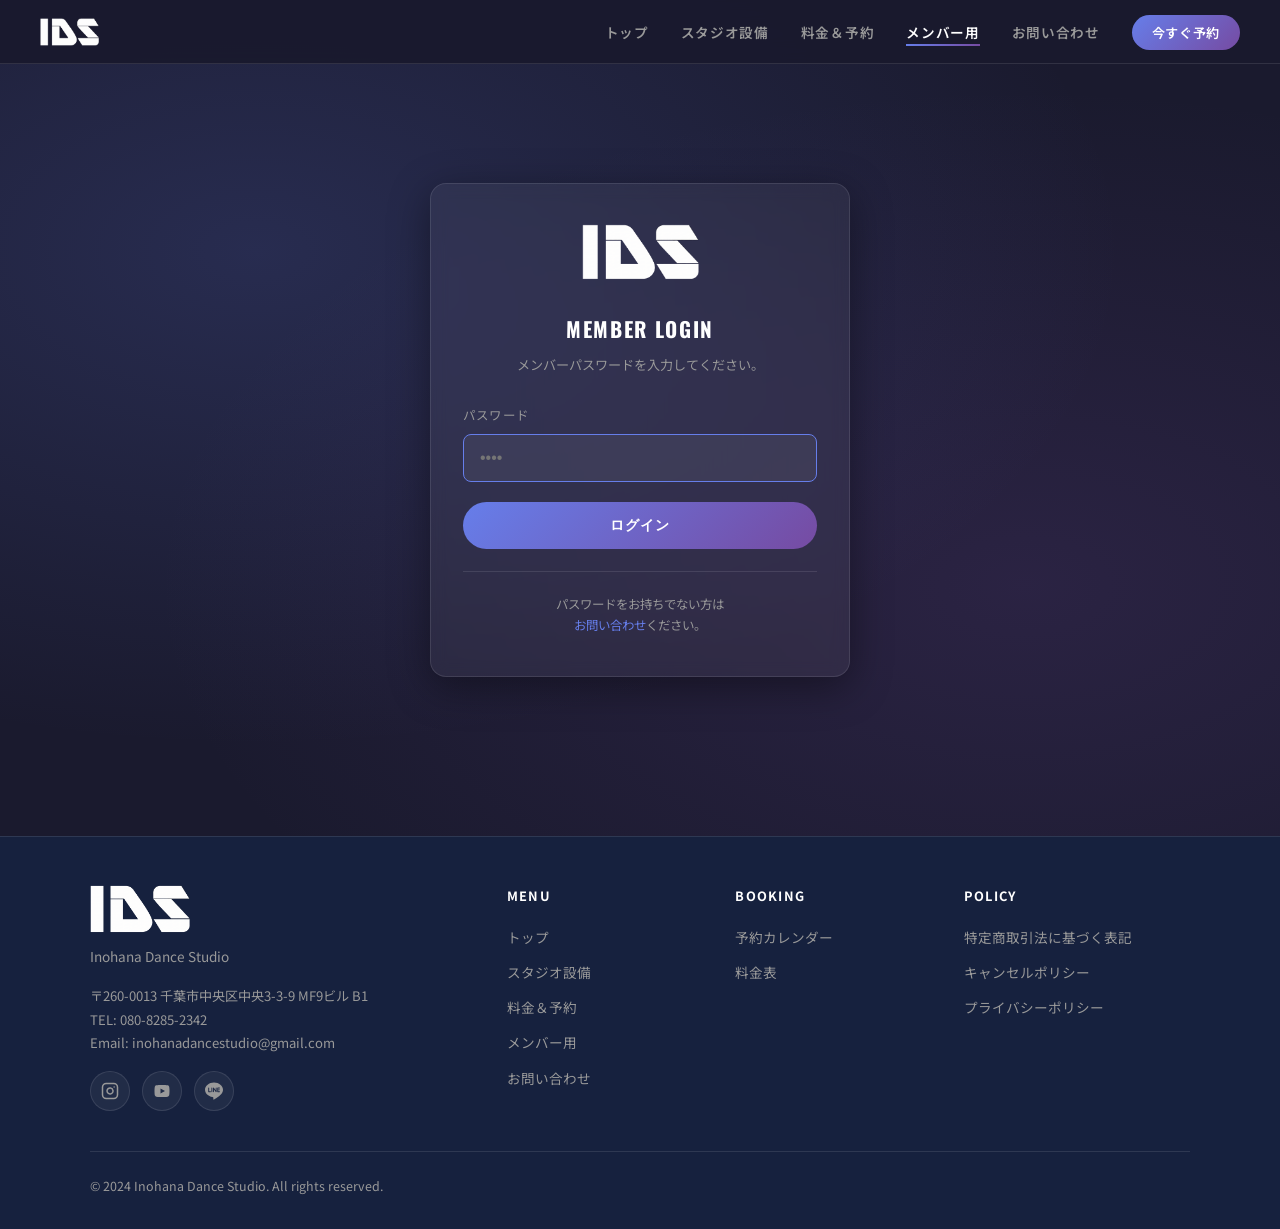
<file: member.html>
<!DOCTYPE html>
<html lang="ja">
<head>
  <meta charset="UTF-8">
  <meta name="viewport" content="width=device-width, initial-scale=1.0">
  <title>メンバー用 - IDS Inohana Dance Studio</title>
  <meta name="description" content="IDSメンバー専用ページ。メンバー料金での予約、個人利用（シェア）の利用方法。">
  <link rel="stylesheet" href="style.css">
  <style>
    .member-hero-note {
      background: rgba(102,126,234,0.12);
      border: 1px solid rgba(102,126,234,0.3);
      border-radius: 12px;
      padding: 20px 28px;
      margin-bottom: 48px;
      font-size: 0.88rem;
      color: var(--text-muted);
      line-height: 1.8;
    }

    .member-hero-note strong { color: var(--primary); }

    .benefit-cards {
      display: grid;
      grid-template-columns: repeat(3, 1fr);
      gap: 20px;
      margin-bottom: 64px;
    }

    .benefit-card {
      background: var(--card-bg);
      border: 1px solid var(--border);
      border-radius: 12px;
      padding: 28px 24px;
      transition: border-color 0.2s;
    }

    .benefit-card:hover { border-color: rgba(102,126,234,0.4); }

    .benefit-card .icon { font-size: 2rem; margin-bottom: 14px; }

    .benefit-card h3 {
      font-size: 0.95rem;
      color: var(--white);
      font-weight: 600;
      margin-bottom: 8px;
    }

    .benefit-card p {
      font-size: 0.82rem;
      color: var(--text-muted);
      line-height: 1.7;
    }

    /* 比較表 */
    .compare-table {
      width: 100%;
      border-collapse: collapse;
      margin-bottom: 48px;
    }

    .compare-table th {
      background: var(--card-bg);
      padding: 14px 20px;
      font-size: 0.82rem;
      letter-spacing: 0.08em;
      color: var(--text-muted);
      border-bottom: 1px solid var(--border);
      text-align: center;
    }

    .compare-table th:first-child { text-align: left; }

    .compare-table th.highlight { color: var(--primary); }

    .compare-table td {
      padding: 14px 20px;
      font-size: 0.88rem;
      border-bottom: 1px solid var(--border);
      text-align: center;
      color: var(--text-muted);
    }

    .compare-table td:first-child {
      text-align: left;
      color: var(--text);
      font-weight: 600;
    }

    .compare-table .check { color: #4CAF50; font-size: 1.1rem; }
    .compare-table .cross { color: #ef5350; font-size: 1.1rem; }
    .compare-table .price-cell { color: var(--white); font-weight: 600; font-family: 'Oswald', sans-serif; font-size: 1rem; }

    /* booking CTA */
    .booking-cta {
      background: var(--gradient);
      border-radius: 16px;
      padding: 48px;
      text-align: center;
      margin-top: 40px;
    }

    .booking-cta h2 {
      font-family: 'Oswald', sans-serif;
      font-size: 2rem;
      color: var(--white);
      margin-bottom: 12px;
    }

    .booking-cta p {
      color: rgba(255,255,255,0.8);
      margin-bottom: 28px;
      font-size: 0.9rem;
    }

    .booking-cta .btn {
      background: var(--white);
      color: var(--primary);
    }

    @media (max-width: 768px) {
      .benefit-cards { grid-template-columns: 1fr 1fr; gap: 14px; }
      .benefit-card { padding: 22px 18px; }
      .booking-cta { padding: 32px 20px; }
      .booking-cta h2 { font-size: 1.5rem; }
      .compare-table { min-width: 520px; font-size: 0.82rem; }
      .compare-table th, .compare-table td { padding: 12px 14px; }
      .member-hero-note { padding: 16px 18px; font-size: 0.84rem; }
    }
    @media (max-width: 480px) {
      .benefit-cards { grid-template-columns: 1fr; }
    }

    /* ===== ログインゲート ===== */
    .login-gate {
      min-height: calc(100vh - 64px);
      display: flex;
      align-items: center;
      justify-content: center;
      padding: 64px 20px 40px;
      background:
        radial-gradient(ellipse at 20% 30%, rgba(102,126,234,0.18) 0%, transparent 60%),
        radial-gradient(ellipse at 80% 70%, rgba(118,75,162,0.18) 0%, transparent 60%);
    }

    .login-card {
      width: 100%;
      max-width: 420px;
      background: var(--card-bg);
      border: 1px solid var(--border);
      border-radius: 16px;
      padding: 40px 32px;
      backdrop-filter: blur(8px);
      box-shadow: 0 10px 40px rgba(0,0,0,0.4);
    }

    .login-card .login-logo {
      text-align: center;
      margin-bottom: 24px;
    }

    .login-card .login-logo img {
      height: 56px;
      width: auto;
    }

    .login-card h2 {
      font-family: 'Oswald', sans-serif;
      font-size: 1.3rem;
      color: var(--white);
      text-align: center;
      letter-spacing: 0.08em;
      margin-bottom: 8px;
    }

    .login-card .lead {
      font-size: 0.82rem;
      color: var(--text-muted);
      text-align: center;
      margin-bottom: 28px;
      line-height: 1.7;
    }

    .login-form label {
      display: block;
      font-size: 0.78rem;
      color: var(--text-muted);
      letter-spacing: 0.1em;
      margin-bottom: 8px;
    }

    .login-form input[type="password"] {
      width: 100%;
      padding: 14px 16px;
      background: rgba(255,255,255,0.04);
      border: 1px solid var(--border);
      border-radius: 8px;
      color: var(--white);
      font-size: 1rem;
      transition: border-color 0.2s, background 0.2s;
    }

    .login-form input[type="password"]:focus {
      outline: none;
      border-color: var(--primary);
      background: rgba(255,255,255,0.06);
    }

    .login-form .submit {
      width: 100%;
      padding: 14px 24px;
      background: var(--gradient);
      color: var(--white);
      border: none;
      border-radius: 999px;
      font-size: 0.9rem;
      font-weight: 600;
      letter-spacing: 0.06em;
      cursor: pointer;
      margin-top: 20px;
      transition: transform 0.15s, box-shadow 0.2s;
    }

    .login-form .submit:hover {
      transform: translateY(-1px);
      box-shadow: 0 6px 22px rgba(102,126,234,0.45);
    }

    .login-error {
      display: none;
      margin-top: 14px;
      padding: 10px 14px;
      background: rgba(239,83,80,0.12);
      border: 1px solid rgba(239,83,80,0.35);
      border-radius: 8px;
      color: #ff8a85;
      font-size: 0.82rem;
      text-align: center;
    }

    .login-error.show { display: block; }

    .login-hint {
      margin-top: 22px;
      padding-top: 22px;
      border-top: 1px solid var(--border);
      font-size: 0.78rem;
      color: var(--text-muted);
      text-align: center;
      line-height: 1.7;
    }

    .login-hint a { color: var(--primary); text-decoration: none; }
    .login-hint a:hover { text-decoration: underline; }

    .member-logout-bar {
      max-width: 1100px;
      margin: 0 auto;
      padding: 16px 40px 0;
      text-align: right;
    }

    .member-logout-bar button {
      background: transparent;
      border: 1px solid var(--border);
      color: var(--text-muted);
      padding: 6px 14px;
      border-radius: 999px;
      font-size: 0.78rem;
      cursor: pointer;
      transition: border-color 0.2s, color 0.2s;
    }

    .member-logout-bar button:hover {
      border-color: var(--primary);
      color: var(--primary);
    }

    @media (max-width: 768px) {
      .login-card { padding: 32px 24px; }
      .member-logout-bar { padding: 12px 20px 0; }
    }
  </style>
</head>
<body>

<nav>
  <a href="index.html" class="nav-logo"><img src="images/ids-logo.png" alt="IDS - Inohana Dance Studio" onerror="this.onerror=null;this.src=&apos;images/ids-logo.svg&apos;;"></a>
  <ul class="nav-links" id="navLinks">
    <li><a href="index.html">トップ</a></li>
    <li><a href="studio.html">スタジオ設備</a></li>
    <li><a href="pricing.html">料金＆予約</a></li>
    <li><a href="member.html" class="active">メンバー用</a></li>
    <li><a href="contact.html">お問い合わせ</a></li>
    <li><a href="https://ids-chiba.github.io/ids-booking/" class="nav-cta" target="_blank">今すぐ予約</a></li>
  </ul>
  <div class="nav-toggle" onclick="toggleNav()">
    <span></span><span></span><span></span>
  </div>
</nav>

<!-- ログインゲート（未認証時のみ表示） -->
<div class="login-gate" id="loginGate">
  <div class="login-card">
    <div class="login-logo">
      <img src="images/ids-logo.png" alt="IDS" onerror="this.onerror=null;this.src='images/ids-logo.svg';">
    </div>
    <h2>MEMBER LOGIN</h2>
    <p class="lead">メンバーパスワードを入力してください。</p>
    <form class="login-form" onsubmit="return handleLogin(event)">
      <label for="memberPass">パスワード</label>
      <input type="password" id="memberPass" autocomplete="current-password" placeholder="••••" required autofocus>
      <button type="submit" class="submit">ログイン</button>
      <div class="login-error" id="loginError">パスワードが正しくありません。</div>
    </form>
    <div class="login-hint">
      パスワードをお持ちでない方は<br>
      <a href="contact.html">お問い合わせ</a>ください。
    </div>
  </div>
</div>

<!-- メンバー認証後コンテンツ（初期は非表示） -->
<div id="memberContent" style="display:none;">

<div class="member-logout-bar">
  <button type="button" onclick="handleLogout()">ログアウト</button>
</div>

<div class="page-hero">
  <div class="section-label">FOR MEMBERS</div>
  <h1 class="section-title">メンバー用ページ</h1>
  <p class="section-desc">メンバーはお得な料金と個人利用（シェア）をご利用いただけます。</p>
</div>

<section>
  <div class="member-hero-note">
    <strong>メンバーとは？</strong><br>
    IDSのメンバーは、予約システムログイン時に専用パスワードを入力することで、メンバー料金での予約や個人利用（シェア）の利用が可能になります。パスワードはお問い合わせください。
  </div>

  <!-- メリット -->
  <div class="section-label">MEMBER BENEFITS</div>
  <h2 class="section-title" style="margin-bottom: 32px;">メンバー特典</h2>
  <div class="benefit-cards">
    <div class="benefit-card">
      <div class="icon">💰</div>
      <h3>お得なメンバー料金</h3>
      <p>レンタル料金が一般料金より割安。定期利用の方に特におすすめです。</p>
    </div>
    <div class="benefit-card">
      <div class="icon">🤝</div>
      <h3>個人利用（シェア）</h3>
      <p>A Studioを他の利用者とシェアして¥500/2hから使えます。一人練習に最適。</p>
    </div>
    <div class="benefit-card">
      <div class="icon">🌙</div>
      <h3>深夜料金の優遇</h3>
      <p>深夜（0〜6時）もお得なメンバー深夜料金でご利用いただけます。</p>
    </div>
  </div>

  <!-- 一般vs メンバー比較 -->
  <div class="section-label">COMPARISON</div>
  <h2 class="section-title" style="margin-bottom: 32px;">一般 vs メンバー 料金比較</h2>

  <div class="table-wrap">
  <table class="compare-table">
    <thead>
      <tr>
        <th>利用タイプ</th>
        <th>一般</th>
        <th class="highlight">メンバー</th>
        <th class="highlight">メンバー特典</th>
      </tr>
    </thead>
    <tbody>
      <tr>
        <td>個人利用（シェア）A Studio</td>
        <td><span class="cross">✗</span> 利用不可</td>
        <td><span class="price-cell">¥500 /2h</span></td>
        <td>メンバー限定</td>
      </tr>
      <tr>
        <td>レンタル A Studio</td>
        <td><span class="price-cell">¥3,000 /2h</span></td>
        <td><span class="price-cell">¥2,000 /2h</span></td>
        <td>¥1,000 お得</td>
      </tr>
      <tr>
        <td>レンタル B Studio</td>
        <td><span class="price-cell">¥4,000 /2h</span></td>
        <td><span class="price-cell">¥3,000 /2h</span></td>
        <td>¥1,000 お得</td>
      </tr>
      <tr>
        <td>深夜 A Studio（/h）</td>
        <td><span class="price-cell">¥850 /h</span></td>
        <td><span class="price-cell">¥500 /h</span></td>
        <td>¥350 お得</td>
      </tr>
      <tr>
        <td>深夜 B Studio（/h）</td>
        <td><span class="price-cell">¥1,000 /h</span></td>
        <td><span class="price-cell">¥700 /h</span></td>
        <td>¥300 お得</td>
      </tr>
      <tr>
        <td>深夜 A+B 全面拡張（/h）</td>
        <td><span class="price-cell">¥1,850 /h</span></td>
        <td><span class="price-cell">¥1,200 /h</span></td>
        <td>¥650 お得</td>
      </tr>
      <tr>
        <td>A+B 全面拡張</td>
        <td><span class="price-cell">¥7,000 /2h</span></td>
        <td><span class="price-cell">¥4,000 /2h</span></td>
        <td>¥3,000 お得</td>
      </tr>
    </tbody>
  </table>
  </div><!-- /.table-wrap -->

  <!-- 予約CTA -->
  <div class="booking-cta">
    <h2>メンバーとして予約する</h2>
    <p>予約カレンダーの「メンバーログイン」からパスワードを入力してお得な料金でご予約ください。</p>
    <a href="https://ids-chiba.github.io/ids-booking/" class="btn" target="_blank">予約カレンダーを開く</a>
  </div>

  <div style="margin-top: 40px; text-align:center;">
    <p style="color: var(--text-muted); font-size: 0.85rem;">
      メンバーパスワードをお持ちでない方は<a href="contact.html" style="color: var(--primary);">お問い合わせ</a>ください。
    </p>
  </div>
</section>

</div><!-- /#memberContent -->

<footer>
  <div class="footer-inner">
    <div class="footer-top">
      <div>
        <div class="footer-brand"><img src="images/ids-logo.png" alt="IDS - Inohana Dance Studio" onerror="this.onerror=null;this.src=&apos;images/ids-logo.svg&apos;;"></div>
        <div class="footer-tagline">Inohana Dance Studio</div>
        <div class="footer-contact">
          <p>
            〒260-0013 千葉市中央区中央3-3-9 MF9ビル B1<br>
            TEL: 080-8285-2342<br>
            Email: inohanadancestudio@gmail.com
          </p>
        </div>
        <div class="footer-social">
          <a href="https://www.instagram.com/inohanadancestudio/" target="_blank" rel="noopener" class="sns-instagram" aria-label="Instagram" title="Instagram"><svg viewBox="0 0 24 24" fill="none" stroke="currentColor" stroke-width="2" stroke-linecap="round" stroke-linejoin="round"><rect x="2" y="2" width="20" height="20" rx="5" ry="5"></rect><path d="M16 11.37A4 4 0 1 1 12.63 8 4 4 0 0 1 16 11.37z"></path><line x1="17.5" y1="6.5" x2="17.51" y2="6.5"></line></svg></a>
          <a href="https://www.youtube.com/channel/UCTRGmddTqgpImInmABto48A" target="_blank" rel="noopener" class="sns-youtube" aria-label="YouTube" title="YouTube"><svg viewBox="0 0 24 24" fill="currentColor"><path d="M21.582 6.186a2.506 2.506 0 0 0-1.768-1.768C18.254 4 12 4 12 4s-6.254 0-7.814.418A2.506 2.506 0 0 0 2.418 6.186C2 7.746 2 12 2 12s0 4.254.418 5.814a2.506 2.506 0 0 0 1.768 1.768C5.746 20 12 20 12 20s6.254 0 7.814-.418a2.506 2.506 0 0 0 1.768-1.768C22 16.254 22 12 22 12s0-4.254-.418-5.814zM10 15.464V8.536L16 12l-6 3.464z"/></svg></a>
          <a href="https://lin.ee/RHJMw89" target="_blank" rel="noopener" class="sns-line" aria-label="LINE" title="LINE"><svg viewBox="0 0 24 24" fill="currentColor"><path d="M19.365 9.863c.349 0 .63.285.63.631 0 .345-.281.63-.63.63H17.61v1.125h1.755c.349 0 .63.283.63.63 0 .344-.281.629-.63.629h-2.386c-.345 0-.627-.285-.627-.629V8.108c0-.345.282-.63.63-.63h2.386c.346 0 .627.285.627.63 0 .349-.281.63-.63.63H17.61v1.125h1.755zm-3.855 3.016c0 .27-.174.51-.432.596-.064.021-.133.031-.199.031-.211 0-.391-.09-.51-.25l-2.443-3.317v2.94c0 .344-.279.629-.631.629-.346 0-.626-.285-.626-.629V8.108c0-.27.173-.51.43-.595.06-.023.136-.033.194-.033.195 0 .375.104.495.254l2.462 3.33V8.108c0-.345.282-.63.63-.63.345 0 .63.285.63.63v4.771zm-5.741 0c0 .344-.282.629-.631.629-.345 0-.627-.285-.627-.629V8.108c0-.345.282-.63.63-.63.346 0 .628.285.628.63v4.771zm-2.466.629H4.917c-.345 0-.63-.285-.63-.629V8.108c0-.345.285-.63.63-.63.348 0 .63.285.63.63v4.141h1.756c.348 0 .629.283.629.63 0 .344-.282.629-.629.629M24 10.314C24 4.943 18.615.572 12 .572S0 4.943 0 10.314c0 4.811 4.27 8.842 10.035 9.608.391.082.923.258 1.058.59.12.301.079.766.038 1.08l-.164 1.02c-.045.301-.24 1.186 1.049.645 1.291-.539 6.916-4.078 9.436-6.975C23.176 14.393 24 12.458 24 10.314"/></svg></a>
        </div>
      </div>
      <div class="footer-nav">
        <h4>MENU</h4>
        <ul>
          <li><a href="index.html">トップ</a></li>
          <li><a href="studio.html">スタジオ設備</a></li>
          <li><a href="pricing.html">料金＆予約</a></li>
          <li><a href="member.html">メンバー用</a></li>
          <li><a href="contact.html">お問い合わせ</a></li>
        </ul>
      </div>
      <div class="footer-nav">
        <h4>BOOKING</h4>
        <ul>
          <li><a href="https://ids-chiba.github.io/ids-booking/" target="_blank">予約カレンダー</a></li>
          <li><a href="pricing.html">料金表</a></li>
        </ul>
      </div>
      <div class="footer-nav">
        <h4>POLICY</h4>
        <ul>
          <li><a href="tokushoho.html">特定商取引法に基づく表記</a></li>
          <li><a href="cancel-policy.html">キャンセルポリシー</a></li>
          <li><a href="privacy.html">プライバシーポリシー</a></li>
        </ul>
      </div>
    </div>
    <div class="footer-bottom">
      <p>© 2024 Inohana Dance Studio. All rights reserved.</p>
    </div>
  </div>
</footer>

<script>
  function toggleNav() {
    document.getElementById('navLinks').classList.toggle('open');
  }

  // ===== メンバーログインゲート =====
  // 簡易認証：パスワードは "ids"。sessionStorageに保存し、ブラウザを閉じるまで有効。
  // ※ クライアント側で完結する簡易ゲートのため、強固な機密保護用途には適しません。
  const MEMBER_AUTH_KEY = 'idsMemberAuth';
  const MEMBER_PASSWORD = 'ids';

  function isMemberAuthenticated() {
    return sessionStorage.getItem(MEMBER_AUTH_KEY) === '1';
  }

  function showMemberContent() {
    document.getElementById('loginGate').style.display = 'none';
    document.getElementById('memberContent').style.display = '';
  }

  function showLoginGate() {
    document.getElementById('loginGate').style.display = '';
    document.getElementById('memberContent').style.display = 'none';
  }

  function handleLogin(e) {
    e.preventDefault();
    const input = document.getElementById('memberPass');
    const error = document.getElementById('loginError');
    if (input.value === MEMBER_PASSWORD) {
      sessionStorage.setItem(MEMBER_AUTH_KEY, '1');
      error.classList.remove('show');
      input.value = '';
      showMemberContent();
    } else {
      error.classList.add('show');
      input.value = '';
      input.focus();
    }
    return false;
  }

  function handleLogout() {
    sessionStorage.removeItem(MEMBER_AUTH_KEY);
    showLoginGate();
    // フォーカスを戻す
    setTimeout(() => {
      const inp = document.getElementById('memberPass');
      if (inp) inp.focus();
    }, 100);
  }

  // 初期化：認証済みなら本文を、未認証ならログイン画面を表示
  document.addEventListener('DOMContentLoaded', function() {
    if (isMemberAuthenticated()) {
      showMemberContent();
    } else {
      showLoginGate();
    }
  });
</script>
</body>
</html>
</file>
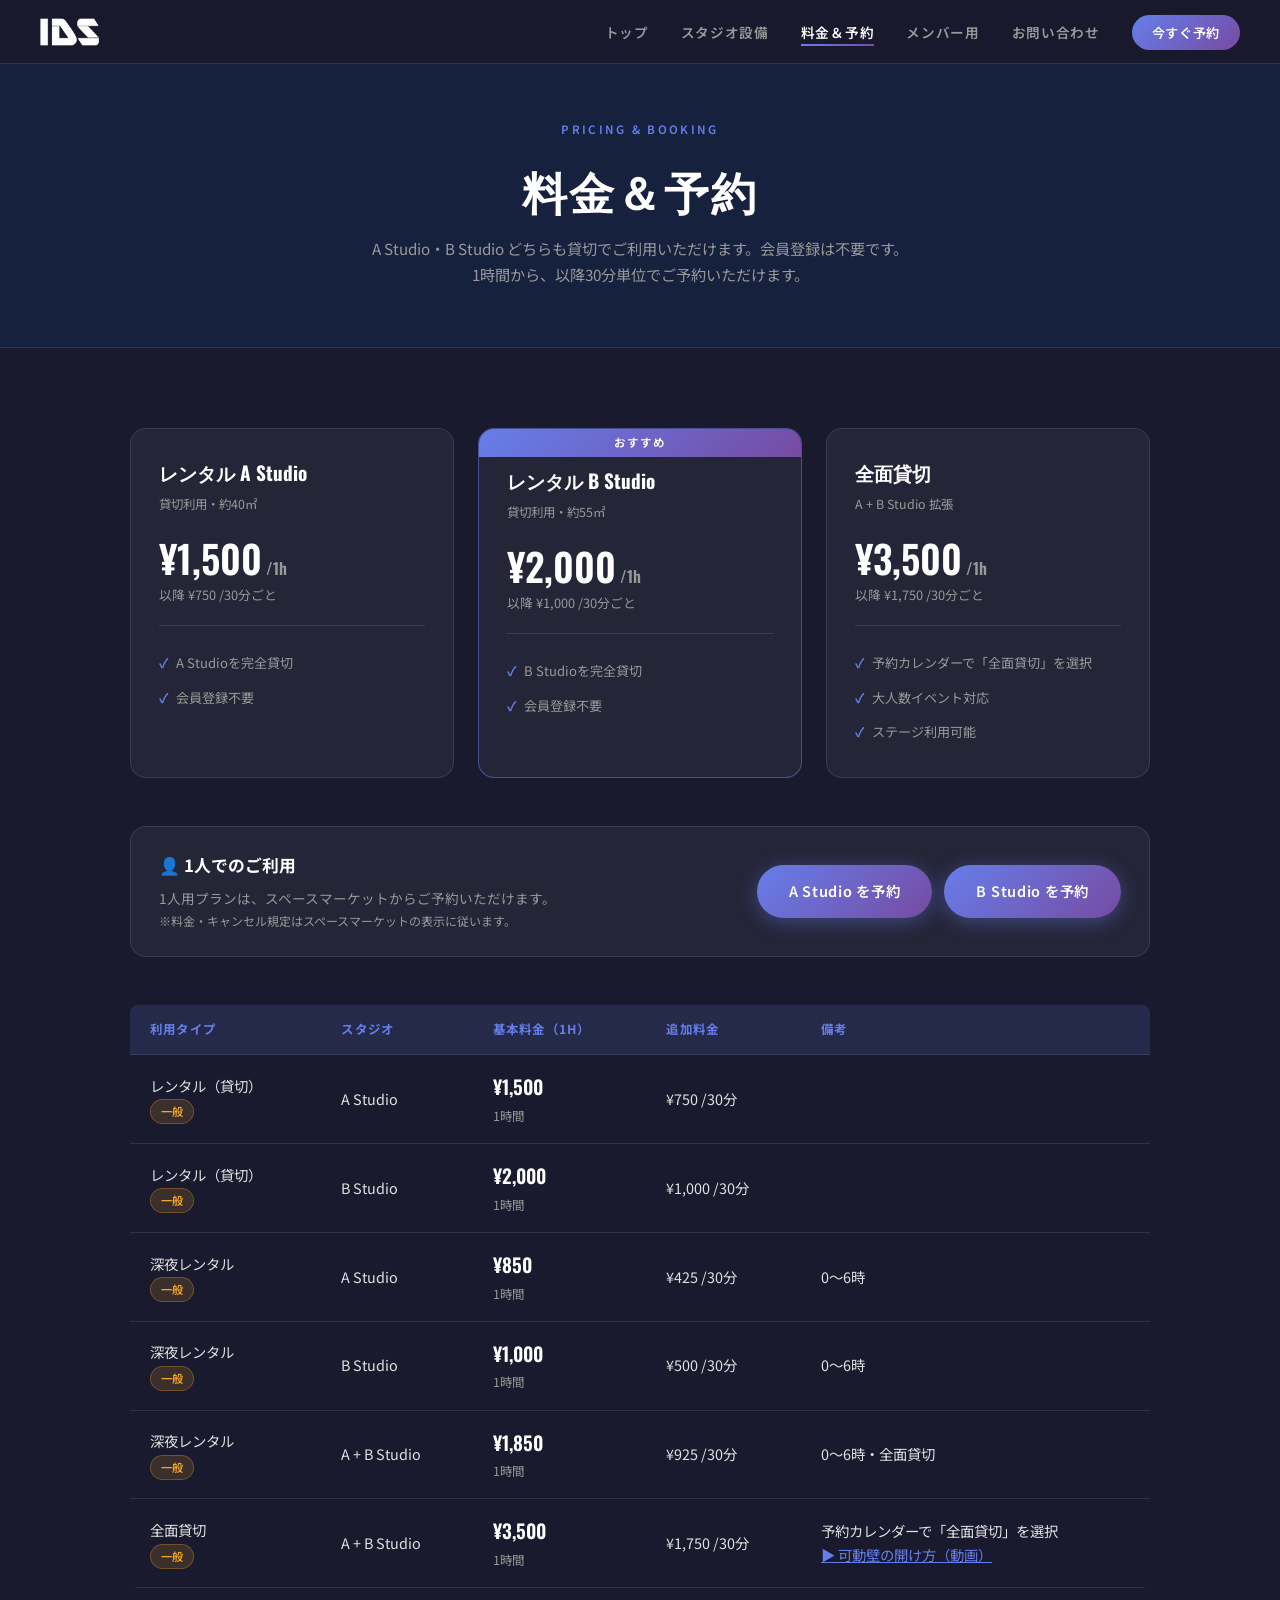
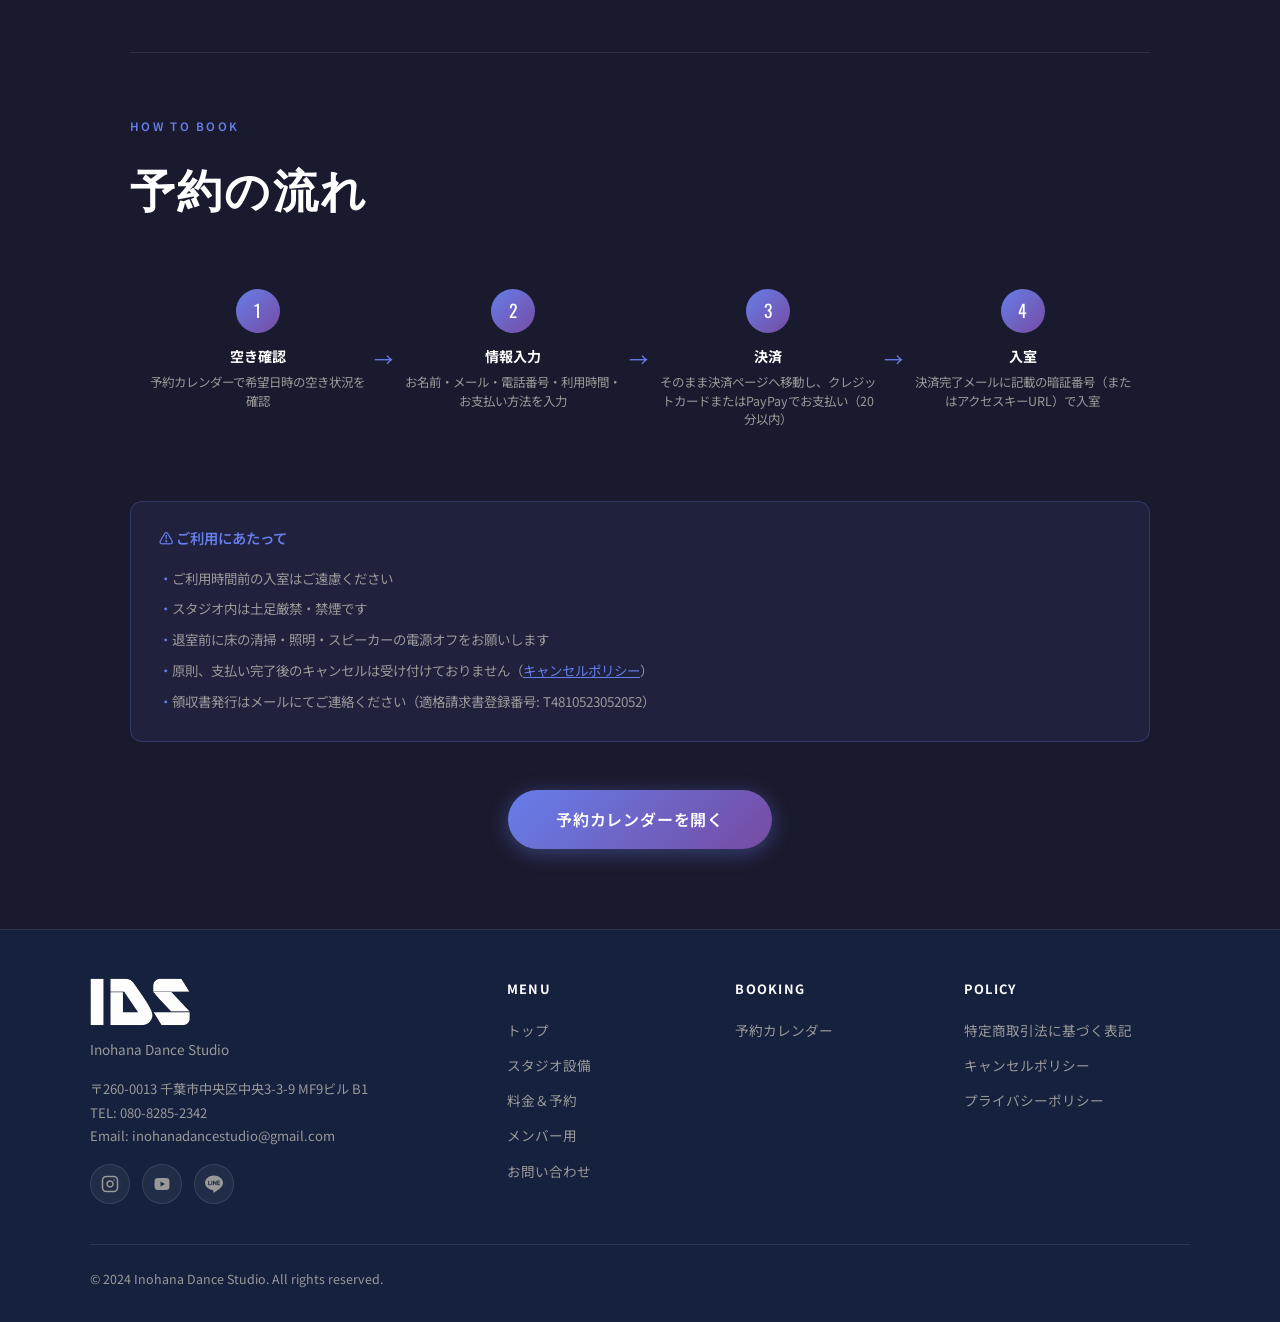
<file: pricing.html>
<!DOCTYPE html>
<html lang="ja">
<head>
  <meta charset="UTF-8">
  <meta name="viewport" content="width=device-width, initial-scale=1.0">
  <title>料金＆予約 - IDS Inohana Dance Studio</title>
  <meta name="description" content="IDSの料金表と予約方法。メンバー・一般の料金、個人利用・レンタルの違いを確認できます。">
  <link rel="stylesheet" href="style.css">
  <style>
    /* タブ */
    .tab-group {
      display: flex;
      gap: 8px;
      margin-bottom: 40px;
    }

    .tab-btn {
      padding: 10px 28px;
      border-radius: 999px;
      border: 1px solid var(--border);
      background: transparent;
      color: var(--text-muted);
      font-size: 0.88rem;
      font-weight: 600;
      cursor: pointer;
      transition: all 0.2s;
      font-family: 'Noto Sans JP', sans-serif;
      letter-spacing: 0.05em;
    }

    .tab-btn.active {
      background: var(--gradient);
      border-color: transparent;
      color: var(--white);
    }

    .tab-content { display: none; }
    .tab-content.active { display: block; }

    /* 料金テーブル */
    .pricing-table {
      width: 100%;
      border-collapse: collapse;
      margin-bottom: 32px;
    }

    .pricing-table thead th {
      background: rgba(102,126,234,0.15);
      color: var(--primary);
      font-size: 0.78rem;
      letter-spacing: 0.1em;
      text-transform: uppercase;
      padding: 14px 20px;
      text-align: left;
      border-bottom: 1px solid var(--border);
    }

    .pricing-table tbody td {
      padding: 16px 20px;
      font-size: 0.9rem;
      border-bottom: 1px solid var(--border);
      color: var(--text);
    }

    .pricing-table tbody tr:hover td {
      background: var(--card-bg);
    }

    .pricing-table .price {
      font-family: 'Oswald', sans-serif;
      font-size: 1.2rem;
      font-weight: 600;
      color: var(--white);
    }

    .pricing-table .note {
      font-size: 0.78rem;
      color: var(--text-muted);
      margin-top: 2px;
    }

    .tag-member {
      display: inline-block;
      background: rgba(102,126,234,0.2);
      border: 1px solid rgba(102,126,234,0.4);
      color: var(--primary);
      font-size: 0.7rem;
      padding: 2px 10px;
      border-radius: 999px;
      font-weight: 600;
    }

    .tag-general {
      display: inline-block;
      background: rgba(245,166,35,0.15);
      border: 1px solid rgba(245,166,35,0.3);
      color: var(--accent);
      font-size: 0.7rem;
      padding: 2px 10px;
      border-radius: 999px;
      font-weight: 600;
    }

    /* 料金カード */
    .pricing-cards {
      display: grid;
      grid-template-columns: repeat(3, 1fr);
      gap: 24px;
      margin-bottom: 48px;
    }

    .pricing-card {
      background: var(--card-bg);
      border: 1px solid var(--border);
      border-radius: 16px;
      overflow: hidden;
      position: relative;
    }

    .pricing-card.featured {
      border-color: rgba(102,126,234,0.5);
    }

    .pricing-card.featured::before {
      content: 'おすすめ';
      position: absolute;
      top: 0; left: 0; right: 0;
      background: var(--gradient);
      text-align: center;
      font-size: 0.72rem;
      font-weight: 600;
      color: var(--white);
      padding: 4px;
      letter-spacing: 0.1em;
    }

    .pricing-card-body {
      padding: 28px;
    }

    .pricing-card.featured .pricing-card-body {
      padding-top: 36px;
    }

    .pricing-card h3 {
      font-family: 'Oswald', sans-serif;
      font-size: 1.2rem;
      color: var(--white);
      margin-bottom: 4px;
    }

    .pricing-card .subtitle {
      font-size: 0.78rem;
      color: var(--text-muted);
      margin-bottom: 24px;
    }

    .pricing-card .main-price {
      font-family: 'Oswald', sans-serif;
      font-size: 2.4rem;
      font-weight: 600;
      color: var(--white);
      line-height: 1;
    }

    .pricing-card .main-price span {
      font-size: 1rem;
      color: var(--text-muted);
    }

    .pricing-card .add-price {
      font-size: 0.8rem;
      color: var(--text-muted);
      margin-top: 6px;
      margin-bottom: 20px;
    }

    .pricing-card ul {
      list-style: none;
      border-top: 1px solid var(--border);
      padding-top: 20px;
    }

    .pricing-card li {
      font-size: 0.82rem;
      color: var(--text-muted);
      padding: 6px 0;
      display: flex;
      align-items: center;
      gap: 8px;
    }

    .pricing-card li::before {
      content: '✓';
      color: var(--primary);
      font-weight: 700;
      flex-shrink: 0;
    }

    /* 予約フロー */
    .flow-steps {
      display: grid;
      grid-template-columns: repeat(4, 1fr);
      gap: 0;
      position: relative;
      margin-bottom: 48px;
    }

    .flow-step {
      text-align: center;
      padding: 24px 16px;
      position: relative;
    }

    .flow-step:not(:last-child)::after {
      content: '→';
      position: absolute;
      right: -8px;
      top: 50%;
      transform: translateY(-50%);
      color: var(--primary);
      font-size: 1.2rem;
    }

    .flow-num {
      width: 44px;
      height: 44px;
      border-radius: 50%;
      background: var(--gradient);
      display: flex;
      align-items: center;
      justify-content: center;
      font-family: 'Oswald', sans-serif;
      font-size: 1.1rem;
      color: var(--white);
      margin: 0 auto 12px;
    }

    .flow-step h3 {
      font-size: 0.88rem;
      color: var(--white);
      margin-bottom: 4px;
    }

    .flow-step p {
      font-size: 0.78rem;
      color: var(--text-muted);
      line-height: 1.5;
    }

    /* 注意事項 */
    .notice-box {
      background: rgba(102,126,234,0.08);
      border: 1px solid rgba(102,126,234,0.25);
      border-radius: 12px;
      padding: 24px 28px;
      margin-bottom: 32px;
    }

    .notice-box h3 {
      font-size: 0.9rem;
      color: var(--primary);
      font-weight: 600;
      margin-bottom: 12px;
    }

    .notice-box ul {
      list-style: none;
      padding: 0;
    }

    .notice-box li {
      font-size: 0.84rem;
      color: var(--text-muted);
      padding: 4px 0;
    }

    .notice-box li::before {
      content: '・';
      color: var(--primary);
    }

    @media (max-width: 768px) {
      .pricing-cards { grid-template-columns: 1fr; gap: 16px; margin-bottom: 32px; }
      .pricing-card-body { padding: 24px 22px; }
      .pricing-card .main-price { font-size: 2.4rem; }
      .pricing-table { min-width: 560px; font-size: 0.85rem; }
      .pricing-table th, .pricing-table td { padding: 12px 14px; }
      .flow-steps { grid-template-columns: 1fr 1fr; gap: 16px; }
      .flow-step:nth-child(2)::after { display: none; }
      .flow-step:not(:last-child)::after { display: none; }
      .notice-box { padding: 22px 18px; }
    }
    @media (max-width: 480px) {
      .pricing-card .main-price { font-size: 2rem; }
      .pricing-card-body { padding: 22px 18px; }
      .pricing-table { font-size: 0.82rem; }
    }
    /* 1人用プラン（スペースマーケット） */
    .solo-card {
      display: flex;
      align-items: center;
      justify-content: space-between;
      gap: 24px;
      background: var(--card-bg);
      border: 1px solid var(--border);
      border-radius: 16px;
      padding: 24px 28px;
      margin-bottom: 48px;
    }
    .solo-card h3 { font-size: 1.05rem; color: var(--white); margin-bottom: 6px; }
    .solo-card p { font-size: 0.85rem; color: var(--text-muted); line-height: 1.8; }
    .solo-card .solo-note { font-size: 0.75rem; }
    .solo-links { display: flex; gap: 12px; flex-shrink: 0; flex-wrap: wrap; }
    @media (max-width: 768px) {
      .solo-card { flex-direction: column; align-items: stretch; padding: 22px 20px; margin-bottom: 32px; }
      .solo-links .btn { flex: 1; text-align: center; }
    }
  </style>
</head>
<body>

<nav>
  <a href="index.html" class="nav-logo"><img src="images/ids-logo.png" alt="IDS - Inohana Dance Studio" onerror="this.onerror=null;this.src=&apos;images/ids-logo.svg&apos;;"></a>
  <ul class="nav-links" id="navLinks">
    <li><a href="index.html">トップ</a></li>
    <li><a href="studio.html">スタジオ設備</a></li>
    <li><a href="pricing.html" class="active">料金＆予約</a></li>
    <li><a href="member.html">メンバー用</a></li>
    <li><a href="contact.html">お問い合わせ</a></li>
    <li><a href="https://ids-chiba.github.io/ids-booking/" class="nav-cta" target="_blank">今すぐ予約</a></li>
  </ul>
  <div class="nav-toggle" onclick="toggleNav()">
    <span></span><span></span><span></span>
  </div>
</nav>

<div class="page-hero">
  <div class="section-label">PRICING & BOOKING</div>
  <h1 class="section-title">料金＆予約</h1>
  <p class="section-desc">A Studio・B Studio どちらも貸切でご利用いただけます。会員登録は不要です。<br>1時間から、以降30分単位でご予約いただけます。</p>
</div>

<section>
  <div>
    <div class="pricing-cards">
      <div class="pricing-card">
        <div class="pricing-card-body">
          <h3>レンタル A Studio</h3>
          <div class="subtitle">貸切利用・約40㎡</div>
          <div class="main-price">¥1,500<span> /1h</span></div>
          <div class="add-price">以降 ¥750 /30分ごと</div>
          <ul>
            <li>A Studioを完全貸切</li>
            <li>会員登録不要</li>
          </ul>
        </div>
      </div>
      <div class="pricing-card featured">
        <div class="pricing-card-body">
          <h3>レンタル B Studio</h3>
          <div class="subtitle">貸切利用・約55㎡</div>
          <div class="main-price">¥2,000<span> /1h</span></div>
          <div class="add-price">以降 ¥1,000 /30分ごと</div>
          <ul>
            <li>B Studioを完全貸切</li>
            <li>会員登録不要</li>
          </ul>
        </div>
      </div>
      <div class="pricing-card">
        <div class="pricing-card-body">
          <h3>全面貸切</h3>
          <div class="subtitle">A + B Studio 拡張</div>
          <div class="main-price">¥3,500<span> /1h</span></div>
          <div class="add-price">以降 ¥1,750 /30分ごと</div>
          <ul>
            <li>予約カレンダーで「全面貸切」を選択</li>
            <li>大人数イベント対応</li>
            <li>ステージ利用可能</li>
          </ul>
        </div>
      </div>
    </div>

    <!-- 1人用プラン（スペースマーケット） -->
    <div class="solo-card">
      <div>
        <h3>👤 1人でのご利用</h3>
        <p>1人用プランは、スペースマーケットからご予約いただけます。</p>
        <p class="solo-note">※料金・キャンセル規定はスペースマーケットの表示に従います。</p>
      </div>
      <div class="solo-links">
        <a href="https://www.spacemarket.com/p/PxlDXM3EmgoEndPS" target="_blank" rel="noopener" class="btn btn-primary">A Studio を予約</a>
        <a href="https://www.spacemarket.com/p/ztsZbbqdhi-SYcT5" target="_blank" rel="noopener" class="btn btn-primary">B Studio を予約</a>
      </div>
    </div>

    <div class="table-wrap">
    <table class="pricing-table">
      <thead>
        <tr>
          <th>利用タイプ</th>
          <th>スタジオ</th>
          <th>基本料金（1h）</th>
          <th>追加料金</th>
          <th>備考</th>
        </tr>
      </thead>
      <tbody>
        <tr>
          <td>レンタル（貸切）<br><span class="tag-general">一般</span></td>
          <td>A Studio</td>
          <td><div class="price">¥1,500</div><div class="note">1時間</div></td>
          <td>¥750 /30分</td>
          <td></td>
        </tr>
        <tr>
          <td>レンタル（貸切）<br><span class="tag-general">一般</span></td>
          <td>B Studio</td>
          <td><div class="price">¥2,000</div><div class="note">1時間</div></td>
          <td>¥1,000 /30分</td>
          <td></td>
        </tr>
        <tr>
          <td>深夜レンタル<br><span class="tag-general">一般</span></td>
          <td>A Studio</td>
          <td><div class="price">¥850</div><div class="note">1時間</div></td>
          <td>¥425 /30分</td>
          <td>0〜6時</td>
        </tr>
        <tr>
          <td>深夜レンタル<br><span class="tag-general">一般</span></td>
          <td>B Studio</td>
          <td><div class="price">¥1,000</div><div class="note">1時間</div></td>
          <td>¥500 /30分</td>
          <td>0〜6時</td>
        </tr>
        <tr>
          <td>深夜レンタル<br><span class="tag-general">一般</span></td>
          <td>A + B Studio</td>
          <td><div class="price">¥1,850</div><div class="note">1時間</div></td>
          <td>¥925 /30分</td>
          <td>0〜6時・全面貸切</td>
        </tr>
        <tr>
          <td>全面貸切<br><span class="tag-general">一般</span></td>
          <td>A + B Studio</td>
          <td><div class="price">¥3,500</div><div class="note">1時間</div></td>
          <td>¥1,750 /30分</td>
          <td>予約カレンダーで「全面貸切」を選択<br><a href="https://youtube.com/shorts/6wAxREcveqQ" target="_blank" rel="noopener" style="color: var(--primary);">▶ 可動壁の開け方（動画）</a></td>
        </tr>
      </tbody>
    </table>
    </div><!-- /.table-wrap -->
  </div>

  <hr class="divider" style="margin: 64px 0;">

  <!-- 予約フロー -->
  <div class="section-label">HOW TO BOOK</div>
  <h2 class="section-title" style="margin-bottom: 40px;">予約の流れ</h2>
  <div class="flow-steps">
    <div class="flow-step">
      <div class="flow-num">1</div>
      <h3>空き確認</h3>
      <p>予約カレンダーで希望日時の空き状況を確認</p>
    </div>
    <div class="flow-step">
      <div class="flow-num">2</div>
      <h3>情報入力</h3>
      <p>お名前・メール・電話番号・利用時間・お支払い方法を入力</p>
    </div>
    <div class="flow-step">
      <div class="flow-num">3</div>
      <h3>決済</h3>
      <p>そのまま決済ページへ移動し、クレジットカードまたはPayPayでお支払い（20分以内）</p>
    </div>
    <div class="flow-step">
      <div class="flow-num">4</div>
      <h3>入室</h3>
      <p>決済完了メールに記載の暗証番号（またはアクセスキーURL）で入室</p>
    </div>
  </div>

  <!-- 注意事項 -->
  <div class="notice-box">
    <h3>⚠️ ご利用にあたって</h3>
    <ul>
      <li>ご利用時間前の入室はご遠慮ください</li>
      <li>スタジオ内は土足厳禁・禁煙です</li>
      <li>退室前に床の清掃・照明・スピーカーの電源オフをお願いします</li>
      <li>原則、支払い完了後のキャンセルは受け付けておりません（<a href="cancel-policy.html" style="color: var(--primary);">キャンセルポリシー</a>）</li>
      <li>領収書発行はメールにてご連絡ください（適格請求書登録番号: T4810523052052）</li>
    </ul>
  </div>

  <div style="text-align: center; margin-top: 48px;">
    <a href="https://ids-chiba.github.io/ids-booking/" class="btn btn-primary" target="_blank" style="font-size: 1rem; padding: 16px 48px;">予約カレンダーを開く</a>
  </div>
</section>

<footer>
  <div class="footer-inner">
    <div class="footer-top">
      <div>
        <div class="footer-brand"><img src="images/ids-logo.png" alt="IDS - Inohana Dance Studio" onerror="this.onerror=null;this.src=&apos;images/ids-logo.svg&apos;;"></div>
        <div class="footer-tagline">Inohana Dance Studio</div>
        <div class="footer-contact">
          <p>
            〒260-0013 千葉市中央区中央3-3-9 MF9ビル B1<br>
            TEL: 080-8285-2342<br>
            Email: inohanadancestudio@gmail.com
          </p>
        </div>
        <div class="footer-social">
          <a href="https://www.instagram.com/inohanadancestudio/" target="_blank" rel="noopener" class="sns-instagram" aria-label="Instagram" title="Instagram"><svg viewBox="0 0 24 24" fill="none" stroke="currentColor" stroke-width="2" stroke-linecap="round" stroke-linejoin="round"><rect x="2" y="2" width="20" height="20" rx="5" ry="5"></rect><path d="M16 11.37A4 4 0 1 1 12.63 8 4 4 0 0 1 16 11.37z"></path><line x1="17.5" y1="6.5" x2="17.51" y2="6.5"></line></svg></a>
          <a href="https://www.youtube.com/channel/UCTRGmddTqgpImInmABto48A" target="_blank" rel="noopener" class="sns-youtube" aria-label="YouTube" title="YouTube"><svg viewBox="0 0 24 24" fill="currentColor"><path d="M21.582 6.186a2.506 2.506 0 0 0-1.768-1.768C18.254 4 12 4 12 4s-6.254 0-7.814.418A2.506 2.506 0 0 0 2.418 6.186C2 7.746 2 12 2 12s0 4.254.418 5.814a2.506 2.506 0 0 0 1.768 1.768C5.746 20 12 20 12 20s6.254 0 7.814-.418a2.506 2.506 0 0 0 1.768-1.768C22 16.254 22 12 22 12s0-4.254-.418-5.814zM10 15.464V8.536L16 12l-6 3.464z"/></svg></a>
          <a href="https://lin.ee/RHJMw89" target="_blank" rel="noopener" class="sns-line" aria-label="LINE" title="LINE"><svg viewBox="0 0 24 24" fill="currentColor"><path d="M19.365 9.863c.349 0 .63.285.63.631 0 .345-.281.63-.63.63H17.61v1.125h1.755c.349 0 .63.283.63.63 0 .344-.281.629-.63.629h-2.386c-.345 0-.627-.285-.627-.629V8.108c0-.345.282-.63.63-.63h2.386c.346 0 .627.285.627.63 0 .349-.281.63-.63.63H17.61v1.125h1.755zm-3.855 3.016c0 .27-.174.51-.432.596-.064.021-.133.031-.199.031-.211 0-.391-.09-.51-.25l-2.443-3.317v2.94c0 .344-.279.629-.631.629-.346 0-.626-.285-.626-.629V8.108c0-.27.173-.51.43-.595.06-.023.136-.033.194-.033.195 0 .375.104.495.254l2.462 3.33V8.108c0-.345.282-.63.63-.63.345 0 .63.285.63.63v4.771zm-5.741 0c0 .344-.282.629-.631.629-.345 0-.627-.285-.627-.629V8.108c0-.345.282-.63.63-.63.346 0 .628.285.628.63v4.771zm-2.466.629H4.917c-.345 0-.63-.285-.63-.629V8.108c0-.345.285-.63.63-.63.348 0 .63.285.63.63v4.141h1.756c.348 0 .629.283.629.63 0 .344-.282.629-.629.629M24 10.314C24 4.943 18.615.572 12 .572S0 4.943 0 10.314c0 4.811 4.27 8.842 10.035 9.608.391.082.923.258 1.058.59.12.301.079.766.038 1.08l-.164 1.02c-.045.301-.24 1.186 1.049.645 1.291-.539 6.916-4.078 9.436-6.975C23.176 14.393 24 12.458 24 10.314"/></svg></a>
        </div>
      </div>
      <div class="footer-nav">
        <h4>MENU</h4>
        <ul>
          <li><a href="index.html">トップ</a></li>
          <li><a href="studio.html">スタジオ設備</a></li>
          <li><a href="pricing.html">料金＆予約</a></li>
          <li><a href="member.html">メンバー用</a></li>
          <li><a href="contact.html">お問い合わせ</a></li>
        </ul>
      </div>
      <div class="footer-nav">
        <h4>BOOKING</h4>
        <ul>
          <li><a href="https://ids-chiba.github.io/ids-booking/" target="_blank">予約カレンダー</a></li>
        </ul>
      </div>
      <div class="footer-nav">
        <h4>POLICY</h4>
        <ul>
          <li><a href="tokushoho.html">特定商取引法に基づく表記</a></li>
          <li><a href="cancel-policy.html">キャンセルポリシー</a></li>
          <li><a href="privacy.html">プライバシーポリシー</a></li>
        </ul>
      </div>
    </div>
    <div class="footer-bottom">
      <p>© 2024 Inohana Dance Studio. All rights reserved.</p>
    </div>
  </div>
</footer>

<script>
  function toggleNav() {
    document.getElementById('navLinks').classList.toggle('open');
  }
</script>
</body>
</html>
</file>
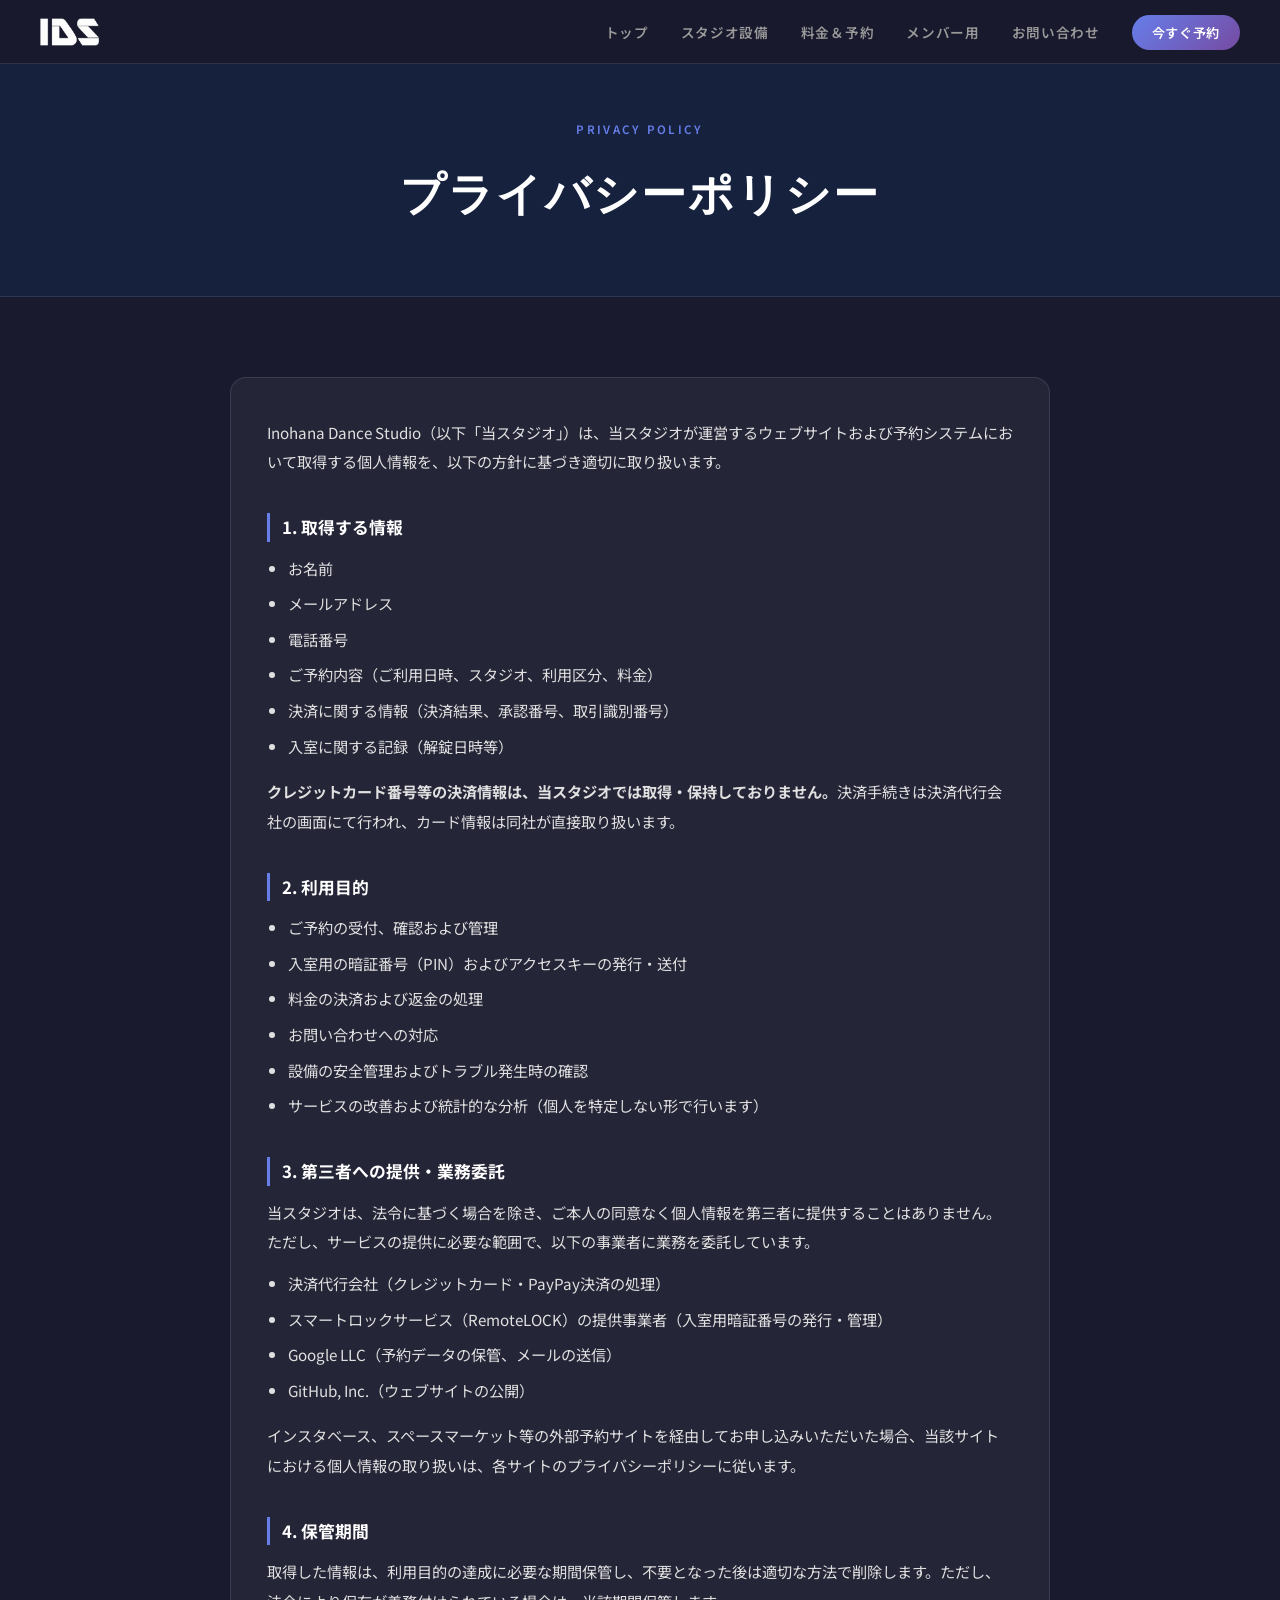
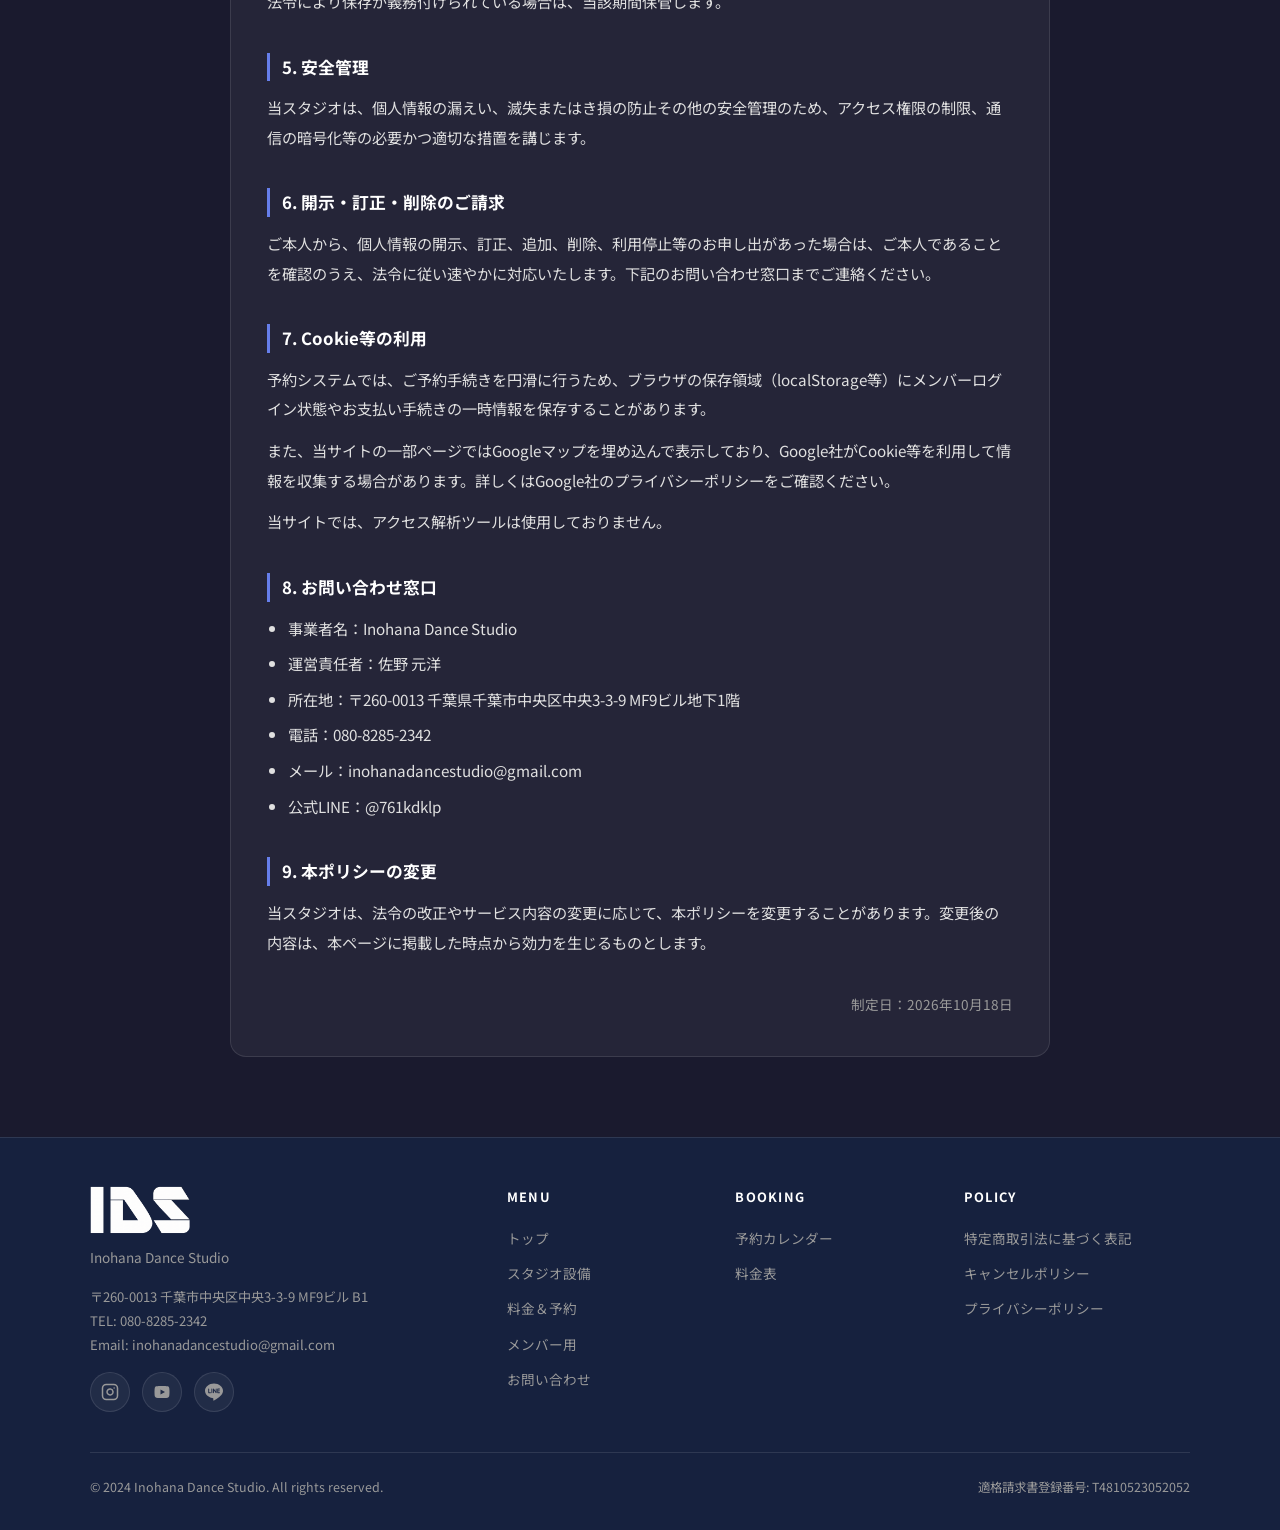
<file: privacy.html>
<!DOCTYPE html>
<html lang="ja">
<head>
  <meta charset="UTF-8">
  <meta name="viewport" content="width=device-width, initial-scale=1.0">
  <title>プライバシーポリシー | IDS - Inohana Dance Studio</title>
  <meta name="description" content="Inohana Dance Studio（IDS）のプライバシーポリシーです。">
  <link rel="stylesheet" href="style.css">
  <style>
    .policy-wrap { max-width: 820px; margin: 0 auto; }
    .policy-card { background: var(--card-bg); border: 1px solid var(--border); border-radius: 16px; padding: 40px 36px; }
    .policy-card h2 { font-size: 1.05rem; color: var(--white); margin: 36px 0 12px; padding-left: 12px; border-left: 3px solid var(--primary); }
    .policy-card h2:first-child { margin-top: 0; }
    .policy-card p, .policy-card li { color: var(--text); line-height: 1.95; font-size: 0.95rem; }
    .policy-card p { margin-bottom: 12px; }
    .policy-card ul { margin: 0 0 16px 1.3em; }
    .policy-card li { margin-bottom: 6px; }
    .policy-card a { color: var(--primary); }
    .policy-table { width: 100%; border-collapse: collapse; }
    .policy-table th, .policy-table td { padding: 16px 14px; border-bottom: 1px solid var(--border); text-align: left; vertical-align: top; font-size: 0.95rem; line-height: 1.85; }
    .policy-table th { width: 32%; color: var(--white); font-weight: 600; background: rgba(102,126,234,0.08); }
    .policy-table td { color: var(--text); }
    .policy-note { font-size: 0.86rem; color: var(--text-muted); margin-top: 6px; }
    .policy-highlight { background: rgba(245,166,35,0.08); border-left: 3px solid var(--accent); border-radius: 0 10px 10px 0; padding: 16px 18px; margin: 14px 0 18px; }
    .policy-highlight p { margin-bottom: 0; }
    .policy-updated { text-align: right; color: var(--text-muted); font-size: 0.85rem; margin-top: 36px; }
    @media (max-width: 640px) {
      .policy-card { padding: 28px 20px; }
      .policy-table th, .policy-table td { display: block; width: 100%; }
      .policy-table th { background: none; color: var(--primary); padding-bottom: 2px; border-bottom: none; }
      .policy-table td { padding-top: 4px; }
    }
  </style>
</head>
<body>

<nav>
  <a href="index.html" class="nav-logo"><img src="images/ids-logo.png" alt="IDS - Inohana Dance Studio" onerror="this.onerror=null;this.src=&apos;images/ids-logo.svg&apos;;"></a>
  <ul class="nav-links" id="navLinks">
    <li><a href="index.html">トップ</a></li>
    <li><a href="studio.html">スタジオ設備</a></li>
    <li><a href="pricing.html">料金＆予約</a></li>
    <li><a href="member.html">メンバー用</a></li>
    <li><a href="contact.html">お問い合わせ</a></li>
    <li><a href="https://ids-chiba.github.io/ids-booking/" class="nav-cta" target="_blank">今すぐ予約</a></li>
  </ul>
  <div class="nav-toggle" onclick="toggleNav()">
    <span></span><span></span><span></span>
  </div>
</nav>

<div class="page-hero">
    <div class="section-label">PRIVACY POLICY</div>
    <h1 class="section-title">プライバシーポリシー</h1>
  </div>

<section>
    <div class="policy-wrap">
      <div class="policy-card">

        <p>Inohana Dance Studio（以下「当スタジオ」）は、当スタジオが運営するウェブサイトおよび予約システムにおいて取得する個人情報を、以下の方針に基づき適切に取り扱います。</p>
        <h2>1. 取得する情報</h2>
        <ul>
          <li>お名前</li>
          <li>メールアドレス</li>
          <li>電話番号</li>
          <li>ご予約内容（ご利用日時、スタジオ、利用区分、料金）</li>
          <li>決済に関する情報（決済結果、承認番号、取引識別番号）</li>
          <li>入室に関する記録（解錠日時等）</li>
        </ul>
        <p><strong>クレジットカード番号等の決済情報は、当スタジオでは取得・保持しておりません。</strong>決済手続きは決済代行会社の画面にて行われ、カード情報は同社が直接取り扱います。</p>
        <h2>2. 利用目的</h2>
        <ul>
          <li>ご予約の受付、確認および管理</li>
          <li>入室用の暗証番号（PIN）およびアクセスキーの発行・送付</li>
          <li>料金の決済および返金の処理</li>
          <li>お問い合わせへの対応</li>
          <li>設備の安全管理およびトラブル発生時の確認</li>
          <li>サービスの改善および統計的な分析（個人を特定しない形で行います）</li>
        </ul>
        <h2>3. 第三者への提供・業務委託</h2>
        <p>当スタジオは、法令に基づく場合を除き、ご本人の同意なく個人情報を第三者に提供することはありません。ただし、サービスの提供に必要な範囲で、以下の事業者に業務を委託しています。</p>
        <ul>
          <li>決済代行会社（クレジットカード・PayPay決済の処理）</li>
          <li>スマートロックサービス（RemoteLOCK）の提供事業者（入室用暗証番号の発行・管理）</li>
          <li>Google LLC（予約データの保管、メールの送信）</li>
          <li>GitHub, Inc.（ウェブサイトの公開）</li>
        </ul>
        <p>インスタベース、スペースマーケット等の外部予約サイトを経由してお申し込みいただいた場合、当該サイトにおける個人情報の取り扱いは、各サイトのプライバシーポリシーに従います。</p>
        <h2>4. 保管期間</h2>
        <p>取得した情報は、利用目的の達成に必要な期間保管し、不要となった後は適切な方法で削除します。ただし、法令により保存が義務付けられている場合は、当該期間保管します。</p>
        <h2>5. 安全管理</h2>
        <p>当スタジオは、個人情報の漏えい、滅失またはき損の防止その他の安全管理のため、アクセス権限の制限、通信の暗号化等の必要かつ適切な措置を講じます。</p>
        <h2>6. 開示・訂正・削除のご請求</h2>
        <p>ご本人から、個人情報の開示、訂正、追加、削除、利用停止等のお申し出があった場合は、ご本人であることを確認のうえ、法令に従い速やかに対応いたします。下記のお問い合わせ窓口までご連絡ください。</p>
        <h2>7. Cookie等の利用</h2>
        <p>予約システムでは、ご予約手続きを円滑に行うため、ブラウザの保存領域（localStorage等）にメンバーログイン状態やお支払い手続きの一時情報を保存することがあります。</p>
        <p>また、当サイトの一部ページではGoogleマップを埋め込んで表示しており、Google社がCookie等を利用して情報を収集する場合があります。詳しくはGoogle社のプライバシーポリシーをご確認ください。</p>
        <p>当サイトでは、アクセス解析ツールは使用しておりません。</p>
        <h2>8. お問い合わせ窓口</h2>
        <ul>
          <li>事業者名：Inohana Dance Studio</li>
          <li>運営責任者：佐野 元洋</li>
          <li>所在地：〒260-0013 千葉県千葉市中央区中央3-3-9 MF9ビル地下1階</li>
          <li>電話：080-8285-2342</li>
          <li>メール：inohanadancestudio@gmail.com</li>
          <li>公式LINE：@761kdklp</li>
        </ul>
        <h2>9. 本ポリシーの変更</h2>
        <p>当スタジオは、法令の改正やサービス内容の変更に応じて、本ポリシーを変更することがあります。変更後の内容は、本ページに掲載した時点から効力を生じるものとします。</p>
        <div class="policy-updated">制定日：2026年10月18日</div>
      </div>
    </div>
  </section>

<footer>
  <div class="footer-inner">
    <div class="footer-top">
      <div>
        <div class="footer-brand"><img src="images/ids-logo.png" alt="IDS - Inohana Dance Studio" onerror="this.onerror=null;this.src=&apos;images/ids-logo.svg&apos;;"></div>
        <div class="footer-tagline">Inohana Dance Studio</div>
        <div class="footer-contact">
          <p>
            〒260-0013 千葉市中央区中央3-3-9 MF9ビル B1<br>
            TEL: 080-8285-2342<br>
            Email: inohanadancestudio@gmail.com
          </p>
        </div>
        <div class="footer-social">
          <a href="https://www.instagram.com/inohanadancestudio/" target="_blank" rel="noopener" class="sns-instagram" aria-label="Instagram" title="Instagram"><svg viewBox="0 0 24 24" fill="none" stroke="currentColor" stroke-width="2" stroke-linecap="round" stroke-linejoin="round"><rect x="2" y="2" width="20" height="20" rx="5" ry="5"></rect><path d="M16 11.37A4 4 0 1 1 12.63 8 4 4 0 0 1 16 11.37z"></path><line x1="17.5" y1="6.5" x2="17.51" y2="6.5"></line></svg></a>
          <a href="https://www.youtube.com/channel/UCTRGmddTqgpImInmABto48A" target="_blank" rel="noopener" class="sns-youtube" aria-label="YouTube" title="YouTube"><svg viewBox="0 0 24 24" fill="currentColor"><path d="M21.582 6.186a2.506 2.506 0 0 0-1.768-1.768C18.254 4 12 4 12 4s-6.254 0-7.814.418A2.506 2.506 0 0 0 2.418 6.186C2 7.746 2 12 2 12s0 4.254.418 5.814a2.506 2.506 0 0 0 1.768 1.768C5.746 20 12 20 12 20s6.254 0 7.814-.418a2.506 2.506 0 0 0 1.768-1.768C22 16.254 22 12 22 12s0-4.254-.418-5.814zM10 15.464V8.536L16 12l-6 3.464z"/></svg></a>
          <a href="https://lin.ee/RHJMw89" target="_blank" rel="noopener" class="sns-line" aria-label="LINE" title="LINE"><svg viewBox="0 0 24 24" fill="currentColor"><path d="M19.365 9.863c.349 0 .63.285.63.631 0 .345-.281.63-.63.63H17.61v1.125h1.755c.349 0 .63.283.63.63 0 .344-.281.629-.63.629h-2.386c-.345 0-.627-.285-.627-.629V8.108c0-.345.282-.63.63-.63h2.386c.346 0 .627.285.627.63 0 .349-.281.63-.63.63H17.61v1.125h1.755zm-3.855 3.016c0 .27-.174.51-.432.596-.064.021-.133.031-.199.031-.211 0-.391-.09-.51-.25l-2.443-3.317v2.94c0 .344-.279.629-.631.629-.346 0-.626-.285-.626-.629V8.108c0-.27.173-.51.43-.595.06-.023.136-.033.194-.033.195 0 .375.104.495.254l2.462 3.33V8.108c0-.345.282-.63.63-.63.345 0 .63.285.63.63v4.771zm-5.741 0c0 .344-.282.629-.631.629-.345 0-.627-.285-.627-.629V8.108c0-.345.282-.63.63-.63.346 0 .628.285.628.63v4.771zm-2.466.629H4.917c-.345 0-.63-.285-.63-.629V8.108c0-.345.285-.63.63-.63.348 0 .63.285.63.63v4.141h1.756c.348 0 .629.283.629.63 0 .344-.282.629-.629.629M24 10.314C24 4.943 18.615.572 12 .572S0 4.943 0 10.314c0 4.811 4.27 8.842 10.035 9.608.391.082.923.258 1.058.59.12.301.079.766.038 1.08l-.164 1.02c-.045.301-.24 1.186 1.049.645 1.291-.539 6.916-4.078 9.436-6.975C23.176 14.393 24 12.458 24 10.314"/></svg></a>
        </div>
      </div>
      <div class="footer-nav">
        <h4>MENU</h4>
        <ul>
          <li><a href="index.html">トップ</a></li>
          <li><a href="studio.html">スタジオ設備</a></li>
          <li><a href="pricing.html">料金＆予約</a></li>
          <li><a href="member.html">メンバー用</a></li>
          <li><a href="contact.html">お問い合わせ</a></li>
        </ul>
      </div>
      <div class="footer-nav">
        <h4>BOOKING</h4>
        <ul>
          <li><a href="https://ids-chiba.github.io/ids-booking/" target="_blank">予約カレンダー</a></li>
          <li><a href="pricing.html">料金表</a></li>
        </ul>
      </div>
      <div class="footer-nav">
        <h4>POLICY</h4>
        <ul>
          <li><a href="tokushoho.html">特定商取引法に基づく表記</a></li>
          <li><a href="cancel-policy.html">キャンセルポリシー</a></li>
          <li><a href="privacy.html">プライバシーポリシー</a></li>
        </ul>
      </div>
    </div>
    <div class="footer-bottom">
      <p>© 2024 Inohana Dance Studio. All rights reserved.</p>
      <p>適格請求書登録番号: T4810523052052</p>
    </div>
  </div>
</footer>

<script>
  function toggleNav() {
    document.getElementById('navLinks').classList.toggle('open');
  }

  function toggleFaq(el) {
    el.parentElement.classList.toggle('open');
  }
</script>
</body>
</html>
</file>
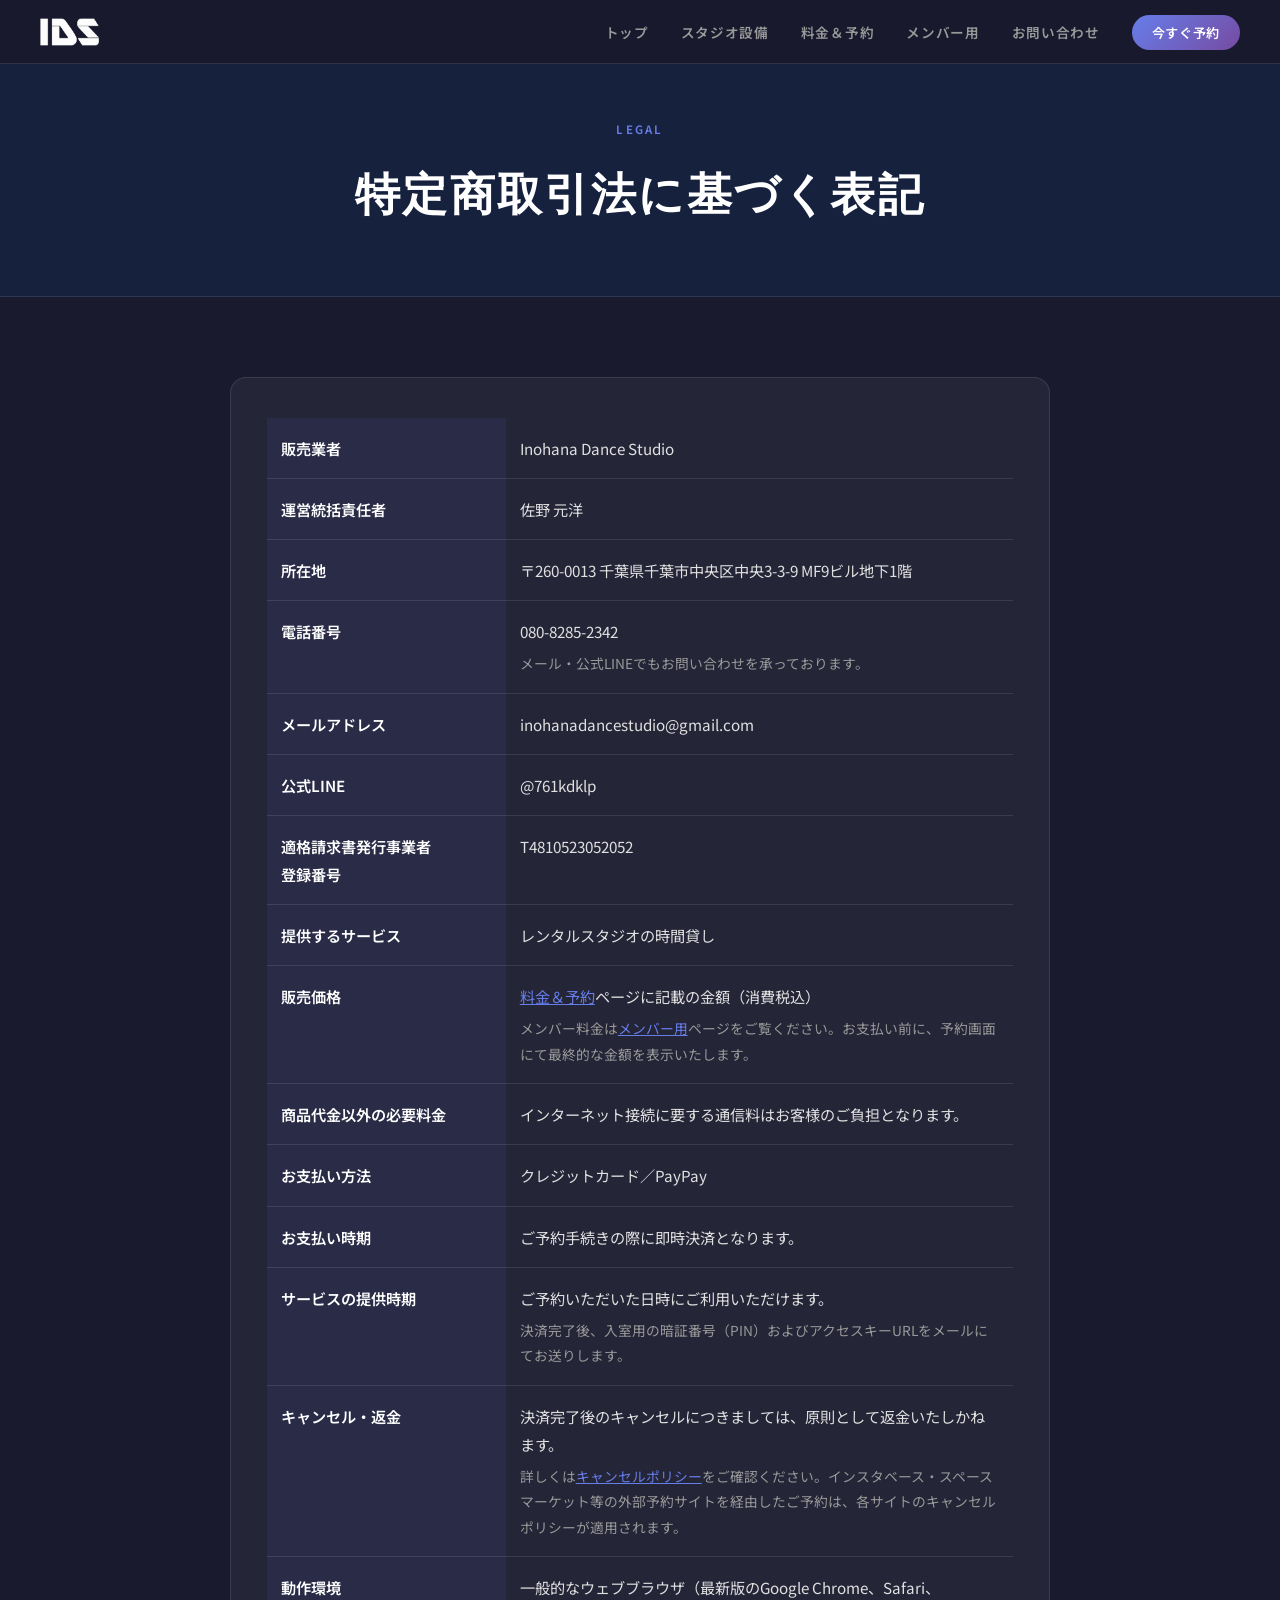
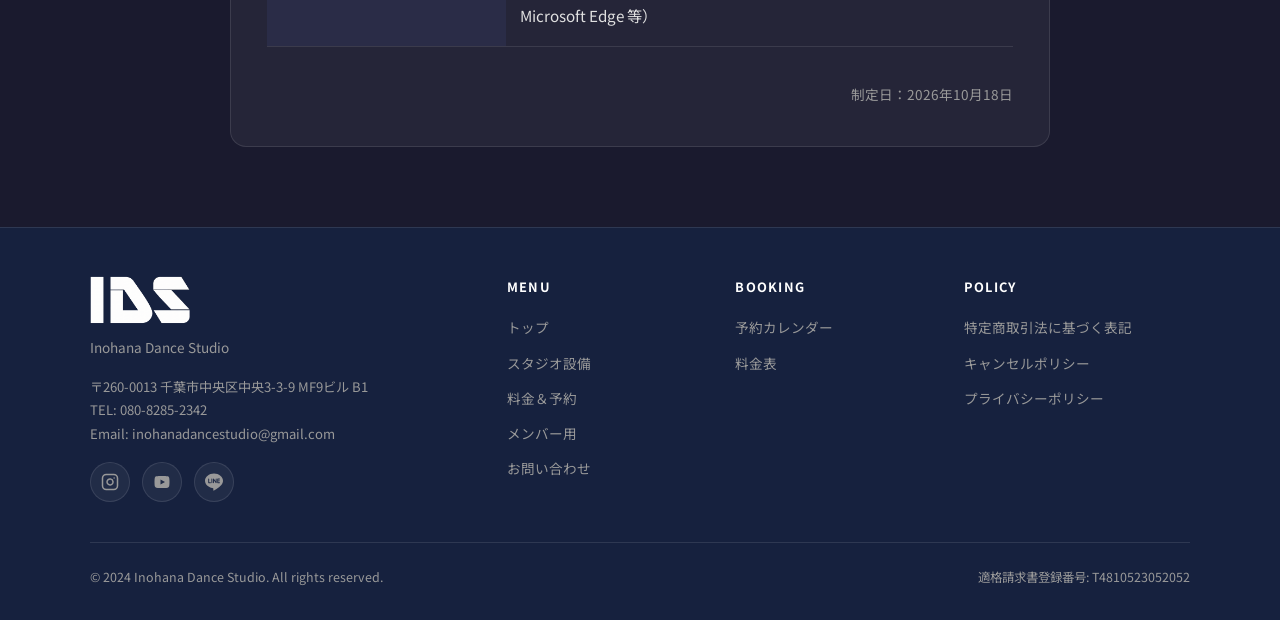
<file: tokushoho.html>
<!DOCTYPE html>
<html lang="ja">
<head>
  <meta charset="UTF-8">
  <meta name="viewport" content="width=device-width, initial-scale=1.0">
  <title>特定商取引法に基づく表記 | IDS - Inohana Dance Studio</title>
  <meta name="description" content="Inohana Dance Studio（IDS）の特定商取引法に基づく表記です。">
  <link rel="stylesheet" href="style.css">
  <style>
    .policy-wrap { max-width: 820px; margin: 0 auto; }
    .policy-card { background: var(--card-bg); border: 1px solid var(--border); border-radius: 16px; padding: 40px 36px; }
    .policy-card h2 { font-size: 1.05rem; color: var(--white); margin: 36px 0 12px; padding-left: 12px; border-left: 3px solid var(--primary); }
    .policy-card h2:first-child { margin-top: 0; }
    .policy-card p, .policy-card li { color: var(--text); line-height: 1.95; font-size: 0.95rem; }
    .policy-card p { margin-bottom: 12px; }
    .policy-card ul { margin: 0 0 16px 1.3em; }
    .policy-card li { margin-bottom: 6px; }
    .policy-card a { color: var(--primary); }
    .policy-table { width: 100%; border-collapse: collapse; }
    .policy-table th, .policy-table td { padding: 16px 14px; border-bottom: 1px solid var(--border); text-align: left; vertical-align: top; font-size: 0.95rem; line-height: 1.85; }
    .policy-table th { width: 32%; color: var(--white); font-weight: 600; background: rgba(102,126,234,0.08); }
    .policy-table td { color: var(--text); }
    .policy-note { font-size: 0.86rem; color: var(--text-muted); margin-top: 6px; }
    .policy-highlight { background: rgba(245,166,35,0.08); border-left: 3px solid var(--accent); border-radius: 0 10px 10px 0; padding: 16px 18px; margin: 14px 0 18px; }
    .policy-highlight p { margin-bottom: 0; }
    .policy-updated { text-align: right; color: var(--text-muted); font-size: 0.85rem; margin-top: 36px; }
    @media (max-width: 640px) {
      .policy-card { padding: 28px 20px; }
      .policy-table th, .policy-table td { display: block; width: 100%; }
      .policy-table th { background: none; color: var(--primary); padding-bottom: 2px; border-bottom: none; }
      .policy-table td { padding-top: 4px; }
    }
  </style>
</head>
<body>

<nav>
  <a href="index.html" class="nav-logo"><img src="images/ids-logo.png" alt="IDS - Inohana Dance Studio" onerror="this.onerror=null;this.src=&apos;images/ids-logo.svg&apos;;"></a>
  <ul class="nav-links" id="navLinks">
    <li><a href="index.html">トップ</a></li>
    <li><a href="studio.html">スタジオ設備</a></li>
    <li><a href="pricing.html">料金＆予約</a></li>
    <li><a href="member.html">メンバー用</a></li>
    <li><a href="contact.html">お問い合わせ</a></li>
    <li><a href="https://ids-chiba.github.io/ids-booking/" class="nav-cta" target="_blank">今すぐ予約</a></li>
  </ul>
  <div class="nav-toggle" onclick="toggleNav()">
    <span></span><span></span><span></span>
  </div>
</nav>

<div class="page-hero">
    <div class="section-label">LEGAL</div>
    <h1 class="section-title">特定商取引法に基づく表記</h1>
  </div>

<section>
    <div class="policy-wrap">
      <div class="policy-card">

        <table class="policy-table">
          <tr><th>販売業者</th><td>Inohana Dance Studio</td></tr>
          <tr><th>運営統括責任者</th><td>佐野 元洋</td></tr>
          <tr><th>所在地</th><td>〒260-0013 千葉県千葉市中央区中央3-3-9 MF9ビル地下1階</td></tr>
          <tr><th>電話番号</th><td>080-8285-2342<div class="policy-note">メール・公式LINEでもお問い合わせを承っております。</div></td></tr>
          <tr><th>メールアドレス</th><td>inohanadancestudio@gmail.com</td></tr>
          <tr><th>公式LINE</th><td>@761kdklp</td></tr>
          <tr><th>適格請求書発行事業者<br>登録番号</th><td>T4810523052052</td></tr>
          <tr><th>提供するサービス</th><td>レンタルスタジオの時間貸し</td></tr>
          <tr><th>販売価格</th><td><a href="pricing.html">料金＆予約</a>ページに記載の金額（消費税込）<div class="policy-note">メンバー料金は<a href="member.html">メンバー用</a>ページをご覧ください。お支払い前に、予約画面にて最終的な金額を表示いたします。</div></td></tr>
          <tr><th>商品代金以外の必要料金</th><td>インターネット接続に要する通信料はお客様のご負担となります。</td></tr>
          <tr><th>お支払い方法</th><td>クレジットカード／PayPay</td></tr>
          <tr><th>お支払い時期</th><td>ご予約手続きの際に即時決済となります。</td></tr>
          <tr><th>サービスの提供時期</th><td>ご予約いただいた日時にご利用いただけます。<div class="policy-note">決済完了後、入室用の暗証番号（PIN）およびアクセスキーURLをメールにてお送りします。</div></td></tr>
          <tr><th>キャンセル・返金</th><td>決済完了後のキャンセルにつきましては、原則として返金いたしかねます。<div class="policy-note">詳しくは<a href="cancel-policy.html">キャンセルポリシー</a>をご確認ください。インスタベース・スペースマーケット等の外部予約サイトを経由したご予約は、各サイトのキャンセルポリシーが適用されます。</div></td></tr>
          <tr><th>動作環境</th><td>一般的なウェブブラウザ（最新版のGoogle Chrome、Safari、Microsoft Edge 等）</td></tr>
        </table>
        <div class="policy-updated">制定日：2026年10月18日</div>
      </div>
    </div>
  </section>

<footer>
  <div class="footer-inner">
    <div class="footer-top">
      <div>
        <div class="footer-brand"><img src="images/ids-logo.png" alt="IDS - Inohana Dance Studio" onerror="this.onerror=null;this.src=&apos;images/ids-logo.svg&apos;;"></div>
        <div class="footer-tagline">Inohana Dance Studio</div>
        <div class="footer-contact">
          <p>
            〒260-0013 千葉市中央区中央3-3-9 MF9ビル B1<br>
            TEL: 080-8285-2342<br>
            Email: inohanadancestudio@gmail.com
          </p>
        </div>
        <div class="footer-social">
          <a href="https://www.instagram.com/inohanadancestudio/" target="_blank" rel="noopener" class="sns-instagram" aria-label="Instagram" title="Instagram"><svg viewBox="0 0 24 24" fill="none" stroke="currentColor" stroke-width="2" stroke-linecap="round" stroke-linejoin="round"><rect x="2" y="2" width="20" height="20" rx="5" ry="5"></rect><path d="M16 11.37A4 4 0 1 1 12.63 8 4 4 0 0 1 16 11.37z"></path><line x1="17.5" y1="6.5" x2="17.51" y2="6.5"></line></svg></a>
          <a href="https://www.youtube.com/channel/UCTRGmddTqgpImInmABto48A" target="_blank" rel="noopener" class="sns-youtube" aria-label="YouTube" title="YouTube"><svg viewBox="0 0 24 24" fill="currentColor"><path d="M21.582 6.186a2.506 2.506 0 0 0-1.768-1.768C18.254 4 12 4 12 4s-6.254 0-7.814.418A2.506 2.506 0 0 0 2.418 6.186C2 7.746 2 12 2 12s0 4.254.418 5.814a2.506 2.506 0 0 0 1.768 1.768C5.746 20 12 20 12 20s6.254 0 7.814-.418a2.506 2.506 0 0 0 1.768-1.768C22 16.254 22 12 22 12s0-4.254-.418-5.814zM10 15.464V8.536L16 12l-6 3.464z"/></svg></a>
          <a href="https://lin.ee/RHJMw89" target="_blank" rel="noopener" class="sns-line" aria-label="LINE" title="LINE"><svg viewBox="0 0 24 24" fill="currentColor"><path d="M19.365 9.863c.349 0 .63.285.63.631 0 .345-.281.63-.63.63H17.61v1.125h1.755c.349 0 .63.283.63.63 0 .344-.281.629-.63.629h-2.386c-.345 0-.627-.285-.627-.629V8.108c0-.345.282-.63.63-.63h2.386c.346 0 .627.285.627.63 0 .349-.281.63-.63.63H17.61v1.125h1.755zm-3.855 3.016c0 .27-.174.51-.432.596-.064.021-.133.031-.199.031-.211 0-.391-.09-.51-.25l-2.443-3.317v2.94c0 .344-.279.629-.631.629-.346 0-.626-.285-.626-.629V8.108c0-.27.173-.51.43-.595.06-.023.136-.033.194-.033.195 0 .375.104.495.254l2.462 3.33V8.108c0-.345.282-.63.63-.63.345 0 .63.285.63.63v4.771zm-5.741 0c0 .344-.282.629-.631.629-.345 0-.627-.285-.627-.629V8.108c0-.345.282-.63.63-.63.346 0 .628.285.628.63v4.771zm-2.466.629H4.917c-.345 0-.63-.285-.63-.629V8.108c0-.345.285-.63.63-.63.348 0 .63.285.63.63v4.141h1.756c.348 0 .629.283.629.63 0 .344-.282.629-.629.629M24 10.314C24 4.943 18.615.572 12 .572S0 4.943 0 10.314c0 4.811 4.27 8.842 10.035 9.608.391.082.923.258 1.058.59.12.301.079.766.038 1.08l-.164 1.02c-.045.301-.24 1.186 1.049.645 1.291-.539 6.916-4.078 9.436-6.975C23.176 14.393 24 12.458 24 10.314"/></svg></a>
        </div>
      </div>
      <div class="footer-nav">
        <h4>MENU</h4>
        <ul>
          <li><a href="index.html">トップ</a></li>
          <li><a href="studio.html">スタジオ設備</a></li>
          <li><a href="pricing.html">料金＆予約</a></li>
          <li><a href="member.html">メンバー用</a></li>
          <li><a href="contact.html">お問い合わせ</a></li>
        </ul>
      </div>
      <div class="footer-nav">
        <h4>BOOKING</h4>
        <ul>
          <li><a href="https://ids-chiba.github.io/ids-booking/" target="_blank">予約カレンダー</a></li>
          <li><a href="pricing.html">料金表</a></li>
        </ul>
      </div>
      <div class="footer-nav">
        <h4>POLICY</h4>
        <ul>
          <li><a href="tokushoho.html">特定商取引法に基づく表記</a></li>
          <li><a href="cancel-policy.html">キャンセルポリシー</a></li>
          <li><a href="privacy.html">プライバシーポリシー</a></li>
        </ul>
      </div>
    </div>
    <div class="footer-bottom">
      <p>© 2024 Inohana Dance Studio. All rights reserved.</p>
      <p>適格請求書登録番号: T4810523052052</p>
    </div>
  </div>
</footer>

<script>
  function toggleNav() {
    document.getElementById('navLinks').classList.toggle('open');
  }

  function toggleFaq(el) {
    el.parentElement.classList.toggle('open');
  }
</script>
</body>
</html>
</file>
<file: style.css>
@import url('https://fonts.googleapis.com/css2?family=Noto+Sans+JP:wght@300;400;600;700&family=Oswald:wght@400;600&display=swap');

:root {
  --primary: #667eea;
  --primary-dark: #764ba2;
  --accent: #f5a623;
  --dark: #1a1a2e;
  --dark2: #16213e;
  --dark3: #0f3460;
  --text: #e0e0e0;
  --text-muted: #999;
  --white: #ffffff;
  --card-bg: rgba(255,255,255,0.05);
  --border: rgba(255,255,255,0.1);
  --gradient: linear-gradient(135deg, var(--primary) 0%, var(--primary-dark) 100%);
}

* { margin: 0; padding: 0; box-sizing: border-box; }

html { -webkit-text-size-adjust: 100%; }

body {
  font-family: 'Noto Sans JP', sans-serif;
  background: var(--dark);
  color: var(--text);
  line-height: 1.7;
  overflow-x: hidden;
}

img { max-width: 100%; height: auto; }

/* テーブル横スクロール対応 */
.table-wrap {
  width: 100%;
  overflow-x: auto;
  -webkit-overflow-scrolling: touch;
  margin-bottom: 32px;
  border-radius: 8px;
}

.table-wrap > table { margin-bottom: 0 !important; }

/* ===== NAV ===== */
nav {
  position: fixed;
  top: 0; left: 0; right: 0;
  z-index: 1000;
  background: rgba(26,26,46,0.95);
  backdrop-filter: blur(12px);
  border-bottom: 1px solid var(--border);
  padding: 0 40px;
  display: flex;
  align-items: center;
  justify-content: space-between;
  height: 64px;
}

.nav-logo {
  display: inline-flex;
  align-items: center;
  height: 40px;
  text-decoration: none;
}

.nav-logo img {
  height: 28px;
  width: auto;
  display: block;
}

.nav-links {
  display: flex;
  gap: 32px;
  list-style: none;
}

.nav-links a {
  color: var(--text-muted);
  text-decoration: none;
  font-size: 0.85rem;
  font-weight: 600;
  letter-spacing: 0.05em;
  transition: color 0.2s;
  position: relative;
}

.nav-links a::after {
  content: '';
  position: absolute;
  bottom: -4px; left: 0; right: 0;
  height: 2px;
  background: var(--gradient);
  transform: scaleX(0);
  transition: transform 0.2s;
}

.nav-links a:hover,
.nav-links a.active {
  color: var(--white);
}

.nav-links a:hover::after,
.nav-links a.active::after {
  transform: scaleX(1);
}

.nav-cta {
  background: var(--gradient);
  color: var(--white) !important;
  padding: 8px 20px;
  border-radius: 999px;
  font-size: 0.82rem !important;
  -webkit-text-fill-color: var(--white) !important;
}

.nav-cta::after { display: none !important; }

/* ハンバーガー */
.nav-toggle {
  display: none;
  flex-direction: column;
  gap: 5px;
  cursor: pointer;
  padding: 4px;
}

.nav-toggle span {
  display: block;
  width: 24px;
  height: 2px;
  background: var(--white);
  transition: all 0.3s;
}

/* ===== HERO ===== */
.hero {
  min-height: 100vh;
  display: flex;
  align-items: center;
  justify-content: center;
  position: relative;
  overflow: hidden;
  background: var(--dark2);
  padding-top: 64px;
}

.hero-bg {
  position: absolute;
  inset: 0;
  background: 
    radial-gradient(ellipse at 20% 50%, rgba(102,126,234,0.15) 0%, transparent 60%),
    radial-gradient(ellipse at 80% 20%, rgba(118,75,162,0.15) 0%, transparent 60%);
}

.hero-content {
  position: relative;
  text-align: center;
  max-width: 800px;
  padding: 40px 20px;
}

.hero-badge {
  display: inline-block;
  background: rgba(102,126,234,0.2);
  border: 1px solid rgba(102,126,234,0.4);
  color: var(--primary);
  font-size: 0.75rem;
  letter-spacing: 0.15em;
  padding: 6px 16px;
  border-radius: 999px;
  margin-bottom: 24px;
  font-weight: 600;
}

.hero h1 {
  font-family: 'Oswald', sans-serif;
  font-size: clamp(3rem, 8vw, 6rem);
  font-weight: 600;
  letter-spacing: 0.05em;
  line-height: 1.1;
  margin-bottom: 8px;
  background: var(--gradient);
  -webkit-background-clip: text;
  -webkit-text-fill-color: transparent;
  background-clip: text;
}

.hero h2 {
  font-size: clamp(1rem, 2.5vw, 1.3rem);
  font-weight: 300;
  color: var(--text-muted);
  margin-bottom: 32px;
  letter-spacing: 0.1em;
}

.hero p {
  font-size: 1rem;
  color: var(--text);
  margin-bottom: 40px;
  line-height: 1.9;
}

.hero-buttons {
  display: flex;
  gap: 16px;
  justify-content: center;
  flex-wrap: wrap;
}

/* ===== BUTTONS ===== */
.btn {
  display: inline-block;
  padding: 14px 32px;
  border-radius: 999px;
  font-size: 0.9rem;
  font-weight: 600;
  text-decoration: none;
  cursor: pointer;
  transition: all 0.2s;
  border: none;
  letter-spacing: 0.05em;
}

.btn-primary {
  background: var(--gradient);
  color: var(--white);
  box-shadow: 0 4px 20px rgba(102,126,234,0.4);
}

.btn-primary:hover {
  transform: translateY(-2px);
  box-shadow: 0 8px 30px rgba(102,126,234,0.5);
}

.btn-outline {
  background: transparent;
  color: var(--white);
  border: 1px solid var(--border);
}

.btn-outline:hover {
  border-color: var(--primary);
  color: var(--primary);
}

/* ===== SECTIONS ===== */
section {
  padding: 80px 40px;
  max-width: 1100px;
  margin: 0 auto;
}

.section-label {
  font-size: 0.72rem;
  letter-spacing: 0.2em;
  color: var(--primary);
  font-weight: 600;
  text-transform: uppercase;
  margin-bottom: 12px;
}

.section-title {
  font-family: 'Oswald', sans-serif;
  font-size: clamp(1.8rem, 4vw, 2.8rem);
  font-weight: 600;
  letter-spacing: 0.05em;
  color: var(--white);
  margin-bottom: 16px;
}

.section-desc {
  color: var(--text-muted);
  font-size: 0.95rem;
  max-width: 560px;
  margin-bottom: 48px;
}

/* ===== CARDS ===== */
.card {
  background: var(--card-bg);
  border: 1px solid var(--border);
  border-radius: 12px;
  padding: 28px;
  transition: border-color 0.2s, transform 0.2s;
}

.card:hover {
  border-color: rgba(102,126,234,0.4);
  transform: translateY(-2px);
}

/* ===== GRID ===== */
.grid-2 { display: grid; grid-template-columns: 1fr 1fr; gap: 24px; }
.grid-3 { display: grid; grid-template-columns: repeat(3, 1fr); gap: 24px; }

/* ===== DIVIDER ===== */
.divider {
  border: none;
  border-top: 1px solid var(--border);
  margin: 0;
}

/* ===== FOOTER ===== */
footer {
  background: var(--dark2);
  border-top: 1px solid var(--border);
  padding: 48px 40px 32px;
}

.footer-inner {
  max-width: 1100px;
  margin: 0 auto;
}

.footer-top {
  display: grid;
  grid-template-columns: 2fr 1fr 1fr 1.2fr;
  gap: 40px;
  margin-bottom: 40px;
}

.footer-brand {
  margin-bottom: 12px;
}

.footer-brand img {
  height: 48px;
  width: auto;
  display: block;
}

.footer-tagline {
  color: var(--text-muted);
  font-size: 0.85rem;
  margin-bottom: 16px;
}

.footer-contact p {
  color: var(--text-muted);
  font-size: 0.82rem;
  line-height: 1.8;
}

.footer-nav h4 {
  color: var(--white);
  font-size: 0.8rem;
  letter-spacing: 0.1em;
  text-transform: uppercase;
  margin-bottom: 16px;
}

.footer-nav ul { list-style: none; }

.footer-nav li { margin-bottom: 8px; }

.footer-nav a {
  color: var(--text-muted);
  text-decoration: none;
  font-size: 0.85rem;
  transition: color 0.2s;
}

.footer-nav a:hover { color: var(--primary); }

.footer-social {
  display: flex;
  gap: 12px;
  margin-top: 16px;
}

.footer-social a {
  display: flex;
  align-items: center;
  justify-content: center;
  width: 40px;
  height: 40px;
  border-radius: 50%;
  background: var(--card-bg);
  border: 1px solid var(--border);
  color: var(--text-muted);
  text-decoration: none;
  font-size: 0.8rem;
  transition: all 0.2s;
}

.footer-social a svg {
  width: 18px;
  height: 18px;
  display: block;
}

.footer-social a:hover {
  border-color: var(--primary);
  color: var(--primary);
  transform: translateY(-1px);
}

/* SNSブランドカラーホバー */
.footer-social a.sns-instagram:hover { color: #e1306c; border-color: #e1306c; }
.footer-social a.sns-youtube:hover { color: #ff0000; border-color: #ff0000; }
.footer-social a.sns-line:hover { color: #06c755; border-color: #06c755; }

.footer-bottom {
  border-top: 1px solid var(--border);
  padding-top: 24px;
  display: flex;
  justify-content: space-between;
  align-items: center;
  flex-wrap: wrap;
  gap: 8px;
}

.footer-bottom p {
  color: var(--text-muted);
  font-size: 0.78rem;
}

/* ===== PAGE HERO (inner pages) ===== */
.page-hero {
  padding: 120px 40px 60px;
  text-align: center;
  background: var(--dark2);
  border-bottom: 1px solid var(--border);
}

.page-hero .section-label { margin-bottom: 12px; }
.page-hero .section-title { margin-bottom: 8px; }
.page-hero .section-desc { margin: 0 auto; }

/* ===== RESPONSIVE: タブレット以下 ===== */
@media (max-width: 768px) {
  nav { padding: 0 16px; }
  .nav-logo img { height: 26px; }

  .nav-links {
    display: none;
    position: fixed;
    top: 64px; left: 0; right: 0;
    background: var(--dark2);
    border-bottom: 1px solid var(--border);
    flex-direction: column;
    padding: 16px 20px;
    gap: 0;
    max-height: calc(100vh - 64px);
    overflow-y: auto;
  }

  .nav-links.open { display: flex; }
  .nav-links li { border-bottom: 1px solid var(--border); }
  .nav-links li:last-child { border-bottom: none; padding-top: 12px; }
  .nav-links a { display: block; padding: 16px 0; font-size: 1rem; }
  .nav-links .nav-cta { display: inline-block; text-align: center; padding: 12px 24px; }
  .nav-toggle { display: flex; }

  section { padding: 56px 18px; }
  .grid-2, .grid-3 { grid-template-columns: 1fr; }

  .footer-top { grid-template-columns: 1fr; gap: 32px; }
  .page-hero { padding: 96px 18px 40px; }
  footer { padding: 36px 18px 24px; }

  .hero { padding-top: 64px; }
  .hero-content { padding: 32px 18px; }
  .hero p { font-size: 0.95rem; }
  .hero-buttons { flex-direction: column; align-items: stretch; gap: 12px; }
  .hero-buttons .btn { width: 100%; text-align: center; }

  /* ボタン：タップしやすく */
  .btn { padding: 14px 28px; min-height: 48px; display: inline-flex; align-items: center; justify-content: center; }
}

/* ===== RESPONSIVE: スマホ ===== */
@media (max-width: 480px) {
  nav { padding: 0 14px; height: 60px; }
  .nav-logo img { height: 24px; }

  .nav-links { top: 60px; }

  section { padding: 48px 16px; }
  .page-hero { padding: 84px 16px 32px; }
  footer { padding: 32px 16px 20px; }

  .hero-content { padding: 24px 16px; }
  .hero h2 { letter-spacing: 0.04em; }
  .hero p { line-height: 1.85; }

  .footer-bottom { flex-direction: column; align-items: flex-start; }
}

/* ===== HERO LOGO ===== */
.hero-logo {
  display: flex;
  justify-content: center;
  margin-bottom: 16px;
}

.hero-logo img {
  width: clamp(180px, 38vw, 360px);
  height: auto;
  max-width: 100%;
  filter: drop-shadow(0 6px 24px rgba(102,126,234,0.3));
}

/* ===== STUDIO PHOTO GALLERY ===== */
.photo-gallery {
  display: grid;
  grid-template-columns: 1fr 1fr;
  gap: 8px;
  margin-bottom: 20px;
}

.photo-gallery .gallery-item {
  position: relative;
  aspect-ratio: 4 / 3;
  overflow: hidden;
  border-radius: 8px;
  cursor: pointer;
  background: var(--dark3);
}

.photo-gallery .gallery-item img {
  width: 100%;
  height: 100%;
  object-fit: cover;
  display: block;
  transition: transform 0.4s;
}

.photo-gallery .gallery-item:hover img {
  transform: scale(1.05);
}

.photo-gallery .gallery-item.wide {
  grid-column: span 2;
  aspect-ratio: 16 / 7;
}

/* ===== STAGE PHOTO ROW ===== */
.stage-photo-row {
  display: grid;
  grid-template-columns: repeat(4, 1fr);
  gap: 8px;
  margin-bottom: 20px;
}

.stage-photo-row .gallery-item {
  position: relative;
  aspect-ratio: 4 / 3;
  overflow: hidden;
  border-radius: 8px;
  cursor: pointer;
}

.stage-photo-row .gallery-item img {
  width: 100%;
  height: 100%;
  object-fit: cover;
  display: block;
  transition: transform 0.4s;
}

.stage-photo-row .gallery-item:hover img {
  transform: scale(1.05);
}

/* ===== STUDIO PREVIEW (top page) ===== */
.studio-preview {
  display: grid;
  grid-template-columns: 1fr 1fr;
  gap: 24px;
  margin-top: 40px;
}

.studio-preview .preview-card {
  border-radius: 12px;
  overflow: hidden;
  position: relative;
  aspect-ratio: 4 / 3;
  background: var(--dark3);
  border: 1px solid var(--border);
  text-decoration: none;
  display: block;
}

.studio-preview .preview-card img {
  width: 100%;
  height: 100%;
  object-fit: cover;
  display: block;
  transition: transform 0.5s;
}

.studio-preview .preview-card:hover img {
  transform: scale(1.04);
}

.studio-preview .preview-overlay {
  position: absolute;
  inset: 0;
  background: linear-gradient(to top, rgba(26,26,46,0.92) 0%, rgba(26,26,46,0.2) 50%, transparent 100%);
  display: flex;
  flex-direction: column;
  justify-content: flex-end;
  padding: 24px;
  color: var(--white);
}

.studio-preview .preview-overlay .label {
  font-family: 'Oswald', sans-serif;
  font-size: 0.72rem;
  letter-spacing: 0.2em;
  color: var(--primary);
  margin-bottom: 6px;
}

.studio-preview .preview-overlay h3 {
  font-family: 'Oswald', sans-serif;
  font-size: 1.6rem;
  letter-spacing: 0.05em;
  font-weight: 600;
  margin-bottom: 4px;
}

.studio-preview .preview-overlay p {
  font-size: 0.82rem;
  color: var(--text-muted);
}

/* ===== LIGHTBOX ===== */
.lightbox {
  display: none;
  position: fixed;
  inset: 0;
  background: rgba(0,0,0,0.92);
  z-index: 2000;
  align-items: center;
  justify-content: center;
  padding: 20px;
  cursor: zoom-out;
}

.lightbox.active { display: flex; }

.lightbox img {
  max-width: 95vw;
  max-height: 90vh;
  border-radius: 8px;
  box-shadow: 0 12px 60px rgba(0,0,0,0.6);
}

.lightbox-close {
  position: absolute;
  top: 20px;
  right: 24px;
  color: var(--white);
  font-size: 2rem;
  cursor: pointer;
  background: rgba(0,0,0,0.4);
  border: 1px solid var(--border);
  border-radius: 50%;
  width: 44px;
  height: 44px;
  display: flex;
  align-items: center;
  justify-content: center;
  line-height: 1;
}

@media (max-width: 768px) {
  .studio-preview { grid-template-columns: 1fr; gap: 16px; }
  .studio-preview .preview-overlay { padding: 18px; }
  .studio-preview .preview-overlay h3 { font-size: 1.4rem; }

  .stage-photo-row { grid-template-columns: 1fr 1fr; }
  .photo-gallery .gallery-item.wide { grid-column: span 2; }
  .photo-gallery { gap: 6px; }

  .lightbox-close { top: 12px; right: 12px; width: 40px; height: 40px; }
}

@media (max-width: 480px) {
  .photo-gallery { grid-template-columns: 1fr 1fr; gap: 6px; }
  .photo-gallery .gallery-item.wide { grid-column: span 2; aspect-ratio: 16/9; }
  .stage-photo-row { gap: 6px; }
}
</file>
